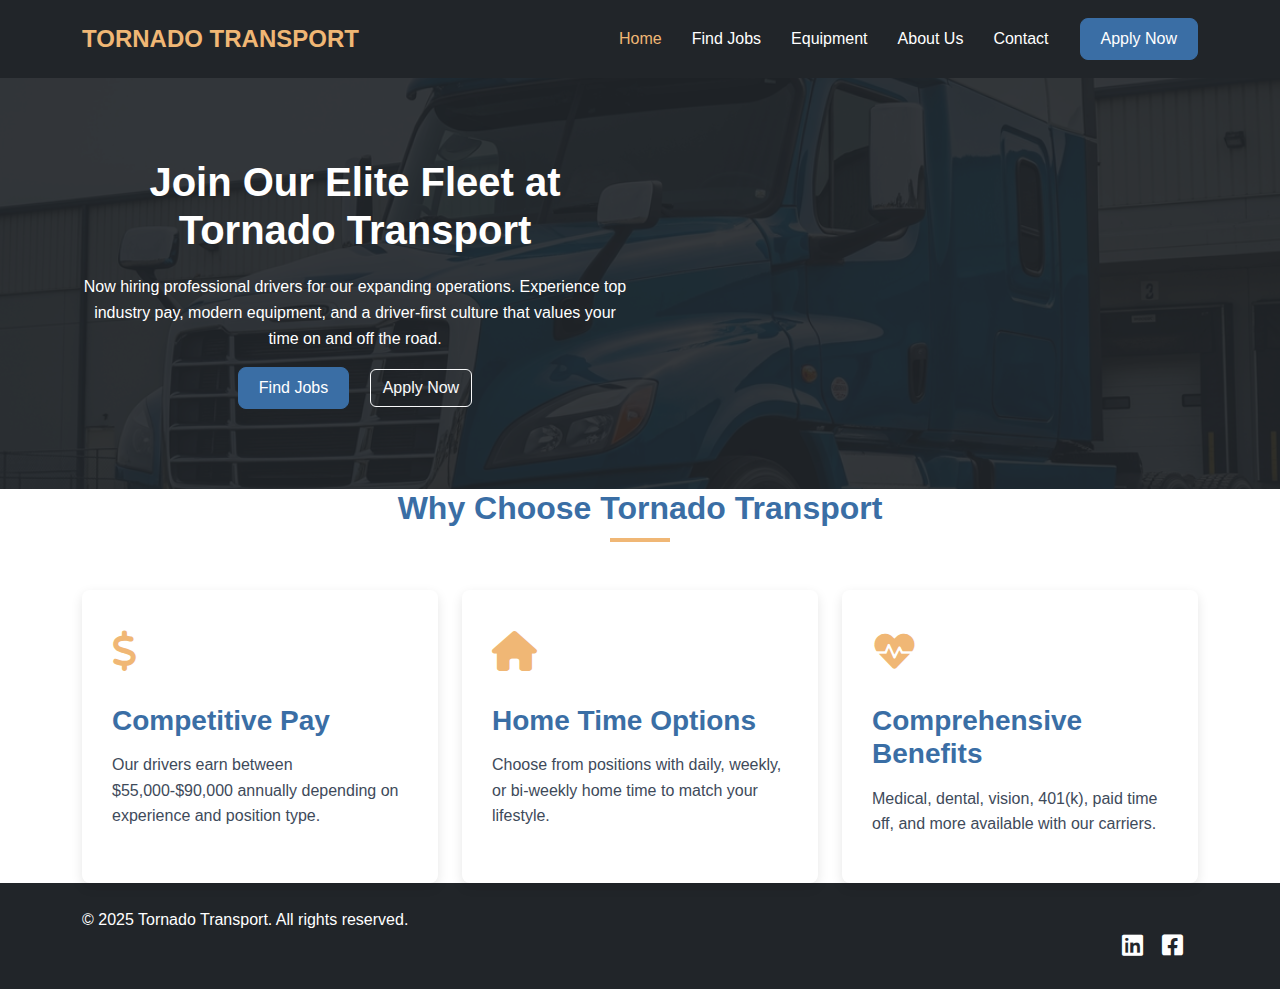
<file: index.html>
<!DOCTYPE html>
<html lang="en">
<head>
    <meta charset="UTF-8">
    <meta name="viewport" content="width=device-width, initial-scale=1.0">
    <title>Tornado Transport</title>
    <link href="https://cdn.jsdelivr.net/npm/bootstrap@5.3.0-alpha1/dist/css/bootstrap.min.css" rel="stylesheet">
    <link rel="stylesheet" href="https://cdnjs.cloudflare.com/ajax/libs/font-awesome/6.0.0/css/all.min.css">
    <link rel="stylesheet" href="css/style.css?v=3">
    <link rel="stylesheet" href="css/homepage-background.css?v=1">
</head>
<body>
    <nav class="navbar navbar-expand-lg navbar-dark">
        <div class="container">
            <a class="navbar-brand" href="index.html">TORNADO TRANSPORT</a>
            <button class="navbar-toggler" type="button" data-bs-toggle="collapse" data-bs-target="#navbarNav">
                <span class="navbar-toggler-icon"></span>
            </button>
            <div class="collapse navbar-collapse" id="navbarNav">
                <ul class="navbar-nav ms-auto">
                    <li class="nav-item">
                        <a class="nav-link active" href="index.html">Home</a>
                    </li>
                    <li class="nav-item">
                        <a class="nav-link" href="find-jobs.html">Find Jobs</a>
                    </li>
                    <li class="nav-item">
                        <a class="nav-link" href="equipment.html">Equipment</a>
                    </li>
                    <li class="nav-item">
                        <a class="nav-link" href="about.html">About Us</a>
                    </li>
                    <li class="nav-item">
                        <a class="nav-link" href="contact.html">Contact</a>
                    </li>
                </ul>
                <a href="https://intelliapp.driverapponline.com/c/truckers4hire?r=UthemesT" class="btn btn-primary ms-lg-3" target="_blank">Apply Now</a>
            </div>
        </div>
    </nav>

    <section class="hero-section">
        <div class="hero-overlay"></div>
        <div class="container">
            <div class="row">
                <div class="col-lg-6">
                    <div class="hero-content">
                        <h1>Join Our Elite Fleet at <span class="highlight">Tornado Transport</span></h1>
                        <p>Now hiring professional drivers for our expanding operations. Experience top industry pay, modern equipment, and a driver-first culture that values your time on and off the road.</p>
                        <div class="hero-buttons">
                            <a href="find-jobs.html" class="btn btn-primary me-3">Find Jobs</a>
                            <a href="https://intelliapp.driverapponline.com/c/truckers4hire?r=UthemesT" class="btn btn-outline-light" target="_blank">Apply Now</a>
                        </div>
                    </div>
                </div>
            </div>
        </div>
    </section>

    <section class="why-choose-section">
        <div class="container">
            <h2 class="section-title text-center">Why Choose Tornado Transport</h2>
            <div class="divider"></div>
            
            <div class="row mt-5">
                <div class="col-md-4">
                    <div class="feature-card">
                        <div class="icon">
                            <i class="fas fa-dollar-sign"></i>
                        </div>
                        <h3>Competitive Pay</h3>
                        <p>Our drivers earn between $55,000-$90,000 annually depending on experience and position type.</p>
                    </div>
                </div>
                <div class="col-md-4">
                    <div class="feature-card">
                        <div class="icon">
                            <i class="fas fa-home"></i>
                        </div>
                        <h3>Home Time Options</h3>
                        <p>Choose from positions with daily, weekly, or bi-weekly home time to match your lifestyle.</p>
                    </div>
                </div>
                <div class="col-md-4">
                    <div class="feature-card">
                        <div class="icon">
                            <i class="fas fa-heartbeat"></i>
                        </div>
                        <h3>Comprehensive Benefits</h3>
                        <p>Medical, dental, vision, 401(k), paid time off, and more available with our carriers.</p>
                    </div>
                </div>
            </div>
        </div>
    </section>

    <footer class="bg-dark text-white py-4">
        <div class="container">
            <div class="row">
                <div class="col-md-6">
                    <p>&copy; 2025 Tornado Transport. All rights reserved.</p>
                </div>
                <div class="col-md-6 text-md-end">
                    <div class="social-icons">
                        <a href="https://www.linkedin.com/company/tornado-transport/" target="_blank" title="LinkedIn"><i class="fab fa-linkedin"></i></a>
                        <a href="https://www.facebook.com/p/Tornado-Transport-100089185253427/" target="_blank" title="Facebook"><i class="fab fa-facebook-square"></i></a>
                    </div>
                </div>
            </div>
        </div>
    </footer>

    <script src="https://cdn.jsdelivr.net/npm/bootstrap@5.3.0-alpha1/dist/js/bootstrap.bundle.min.js"></script>
</body>
</html>
</file>
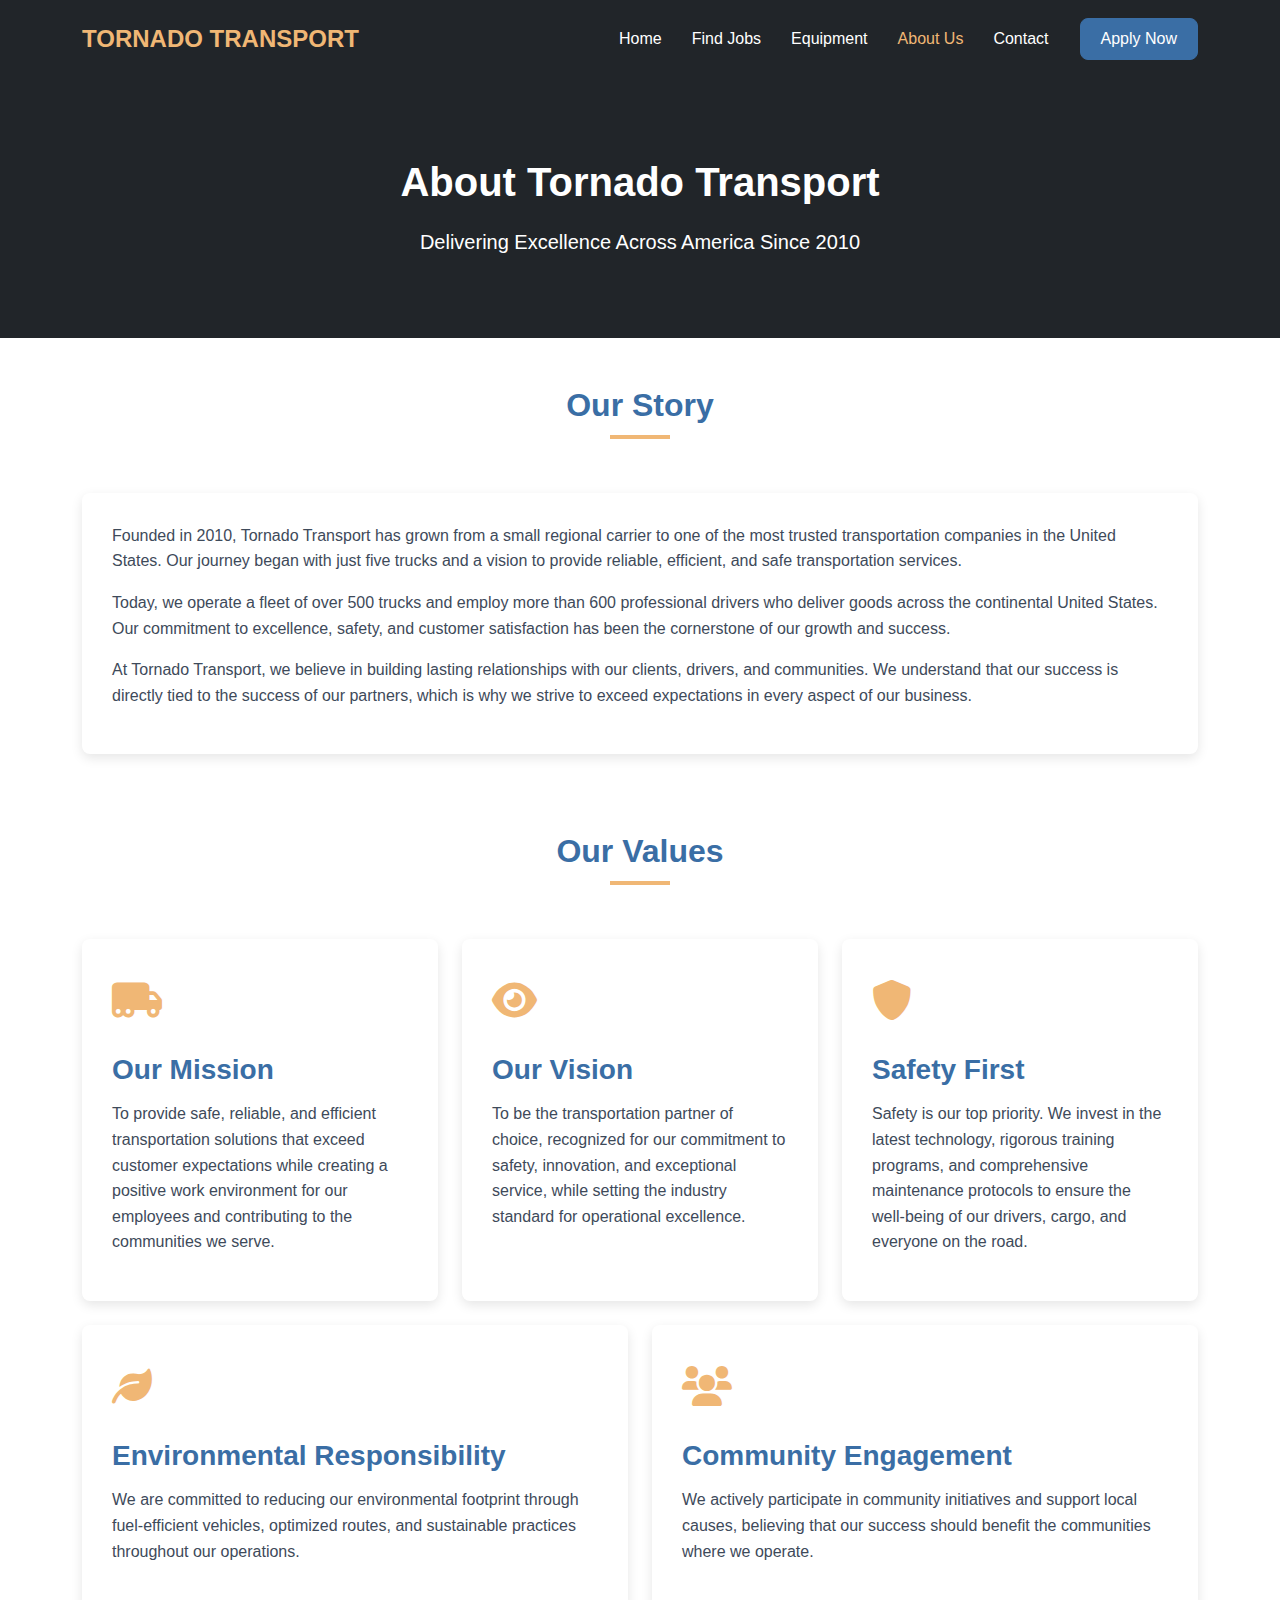
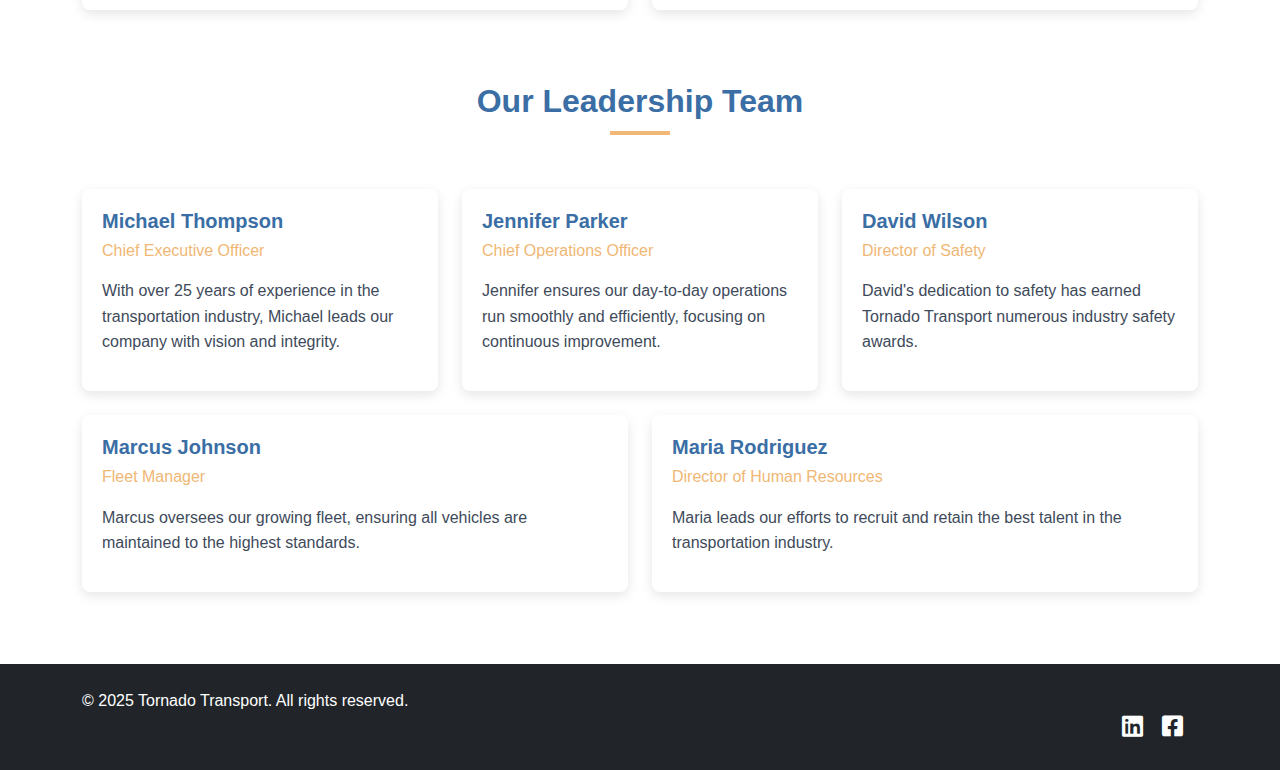
<file: about.html>
<!DOCTYPE html>
<html lang="en">
<head>
    <meta charset="UTF-8">
    <meta name="viewport" content="width=device-width, initial-scale=1.0">
    <title>Tornado Transport - About Us</title>
    <link href="https://cdn.jsdelivr.net/npm/bootstrap@5.3.0-alpha1/dist/css/bootstrap.min.css" rel="stylesheet">
    <link rel="stylesheet" href="https://cdnjs.cloudflare.com/ajax/libs/font-awesome/6.0.0/css/all.min.css">
    <link rel="stylesheet" href="css/style.css?v=4">
    <link rel="stylesheet" href="css/about-team.css?v=1">
</head>
<body>
    <nav class="navbar navbar-expand-lg navbar-dark">
        <div class="container">
            <a class="navbar-brand" href="index.html">TORNADO TRANSPORT</a>
            <button class="navbar-toggler" type="button" data-bs-toggle="collapse" data-bs-target="#navbarNav">
                <span class="navbar-toggler-icon"></span>
            </button>
            <div class="collapse navbar-collapse" id="navbarNav">
                <ul class="navbar-nav ms-auto">
                    <li class="nav-item">
                        <a class="nav-link" href="index.html">Home</a>
                    </li>
                    <li class="nav-item">
                        <a class="nav-link" href="find-jobs.html">Find Jobs</a>
                    </li>
                    <li class="nav-item">
                        <a class="nav-link" href="equipment.html">Equipment</a>
                    </li>
                    <li class="nav-item">
                        <a class="nav-link active" href="about.html">About Us</a>
                    </li>
                    <li class="nav-item">
                        <a class="nav-link" href="contact.html">Contact</a>
                    </li>
                </ul>
                <a href="https://intelliapp.driverapponline.com/c/truckers4hire?r=UthemesT" class="btn btn-primary ms-lg-3" target="_blank">Apply Now</a>
            </div>
        </div>
    </nav>

    <section class="hero-section about-hero">
        <div class="container text-center">
            <h1>About Tornado Transport</h1>
            <p class="lead">Delivering Excellence Across America Since 2010</p>
        </div>
    </section>

    <section class="container my-5">
        <div class="row mb-4">
            <div class="col-12 text-center">
                <h2 class="section-title">Our Story</h2>
                <div class="divider"></div>
            </div>
        </div>
        
        <div class="row">
            <div class="col-lg-12">
                <div class="content-card">
                    <p>Founded in 2010, Tornado Transport has grown from a small regional carrier to one of the most trusted transportation companies in the United States. Our journey began with just five trucks and a vision to provide reliable, efficient, and safe transportation services.</p>
                    <p>Today, we operate a fleet of over 500 trucks and employ more than 600 professional drivers who deliver goods across the continental United States. Our commitment to excellence, safety, and customer satisfaction has been the cornerstone of our growth and success.</p>
                    <p>At Tornado Transport, we believe in building lasting relationships with our clients, drivers, and communities. We understand that our success is directly tied to the success of our partners, which is why we strive to exceed expectations in every aspect of our business.</p>
                </div>
            </div>
        </div>
    </section>

    <section class="container my-5">
        <div class="row mb-4">
            <div class="col-12 text-center">
                <h2 class="section-title">Our Values</h2>
                <div class="divider"></div>
            </div>
        </div>
        
        <div class="row">
            <div class="col-md-4 mb-4">
                <div class="feature-card">
                    <div class="icon">
                        <i class="fas fa-truck-moving"></i>
                    </div>
                    <h3>Our Mission</h3>
                    <p>To provide safe, reliable, and efficient transportation solutions that exceed customer expectations while creating a positive work environment for our employees and contributing to the communities we serve.</p>
                </div>
            </div>
            
            <div class="col-md-4 mb-4">
                <div class="feature-card">
                    <div class="icon">
                        <i class="fas fa-eye"></i>
                    </div>
                    <h3>Our Vision</h3>
                    <p>To be the transportation partner of choice, recognized for our commitment to safety, innovation, and exceptional service, while setting the industry standard for operational excellence.</p>
                </div>
            </div>
            
            <div class="col-md-4 mb-4">
                <div class="feature-card">
                    <div class="icon">
                        <i class="fas fa-shield-alt"></i>
                    </div>
                    <h3>Safety First</h3>
                    <p>Safety is our top priority. We invest in the latest technology, rigorous training programs, and comprehensive maintenance protocols to ensure the well-being of our drivers, cargo, and everyone on the road.</p>
                </div>
            </div>
            
            <div class="col-md-6 mb-4">
                <div class="feature-card">
                    <div class="icon">
                        <i class="fas fa-leaf"></i>
                    </div>
                    <h3>Environmental Responsibility</h3>
                    <p>We are committed to reducing our environmental footprint through fuel-efficient vehicles, optimized routes, and sustainable practices throughout our operations.</p>
                </div>
            </div>
            
            <div class="col-md-6 mb-4">
                <div class="feature-card">
                    <div class="icon">
                        <i class="fas fa-users"></i>
                    </div>
                    <h3>Community Engagement</h3>
                    <p>We actively participate in community initiatives and support local causes, believing that our success should benefit the communities where we operate.</p>
                </div>
            </div>
        </div>
    </section>

    <section class="container my-5">
        <div class="row mb-4">
            <div class="col-12 text-center">
                <h2 class="section-title">Our Leadership Team</h2>
                <div class="divider"></div>
            </div>
        </div>
        
        <div class="row">
            <div class="col-md-4 mb-4">
                <div class="team-card">
                    <img src="images/team/processed/michael_thompson.jpg" alt="CEO" class="img-fluid rounded">
                    <div class="team-card-body">
                        <h3>Michael Thompson</h3>
                        <p class="position">Chief Executive Officer</p>
                        <p>With over 25 years of experience in the transportation industry, Michael leads our company with vision and integrity.</p>
                    </div>
                </div>
            </div>
            
            <div class="col-md-4 mb-4">
                <div class="team-card">
                    <img src="images/team/processed/jennifer_parker_correct.jpg" alt="COO" class="img-fluid rounded">
                    <div class="team-card-body">
                        <h3>Jennifer Parker</h3>
                        <p class="position">Chief Operations Officer</p>
                        <p>Jennifer ensures our day-to-day operations run smoothly and efficiently, focusing on continuous improvement.</p>
                    </div>
                </div>
            </div>
            
            <div class="col-md-4 mb-4">
                <div class="team-card">
                    <img src="images/team/processed/david_wilson.jpg" alt="Safety Director" class="img-fluid rounded">
                    <div class="team-card-body">
                        <h3>David Wilson</h3>
                        <p class="position">Director of Safety</p>
                        <p>David's dedication to safety has earned Tornado Transport numerous industry safety awards.</p>
                    </div>
                </div>
            </div>
            
            <div class="col-md-6 mb-4">
                <div class="team-card">
                    <img src="images/team/processed/marcus_johnson.jpg" alt="Fleet Manager" class="img-fluid rounded">
                    <div class="team-card-body">
                        <h3>Marcus Johnson</h3>
                        <p class="position">Fleet Manager</p>
                        <p>Marcus oversees our growing fleet, ensuring all vehicles are maintained to the highest standards.</p>
                    </div>
                </div>
            </div>
            
            <div class="col-md-6 mb-4">
                <div class="team-card">
                    <img src="images/team/processed/maria_rodriguez.jpg" alt="HR Director" class="img-fluid rounded">
                    <div class="team-card-body">
                        <h3>Maria Rodriguez</h3>
                        <p class="position">Director of Human Resources</p>
                        <p>Maria leads our efforts to recruit and retain the best talent in the transportation industry.</p>
                    </div>
                </div>
            </div>
        </div>
    </section>

    <footer class="bg-dark text-white py-4">
        <div class="container">
            <div class="row">
                <div class="col-md-6">
                    <p>&copy; 2025 Tornado Transport. All rights reserved.</p>
                </div>
                <div class="col-md-6 text-md-end">
                    <div class="social-icons">
                        <a href="https://www.linkedin.com/company/tornado-transport/" target="_blank" title="LinkedIn"><i class="fab fa-linkedin"></i></a>
                        <a href="https://www.facebook.com/p/Tornado-Transport-100089185253427/" target="_blank" title="Facebook"><i class="fab fa-facebook-square"></i></a>
                    </div>
                </div>
            </div>
        </div>
    </footer>

    <script src="https://cdn.jsdelivr.net/npm/bootstrap@5.3.0-alpha1/dist/js/bootstrap.bundle.min.js"></script>
</body>
</html>
</file>
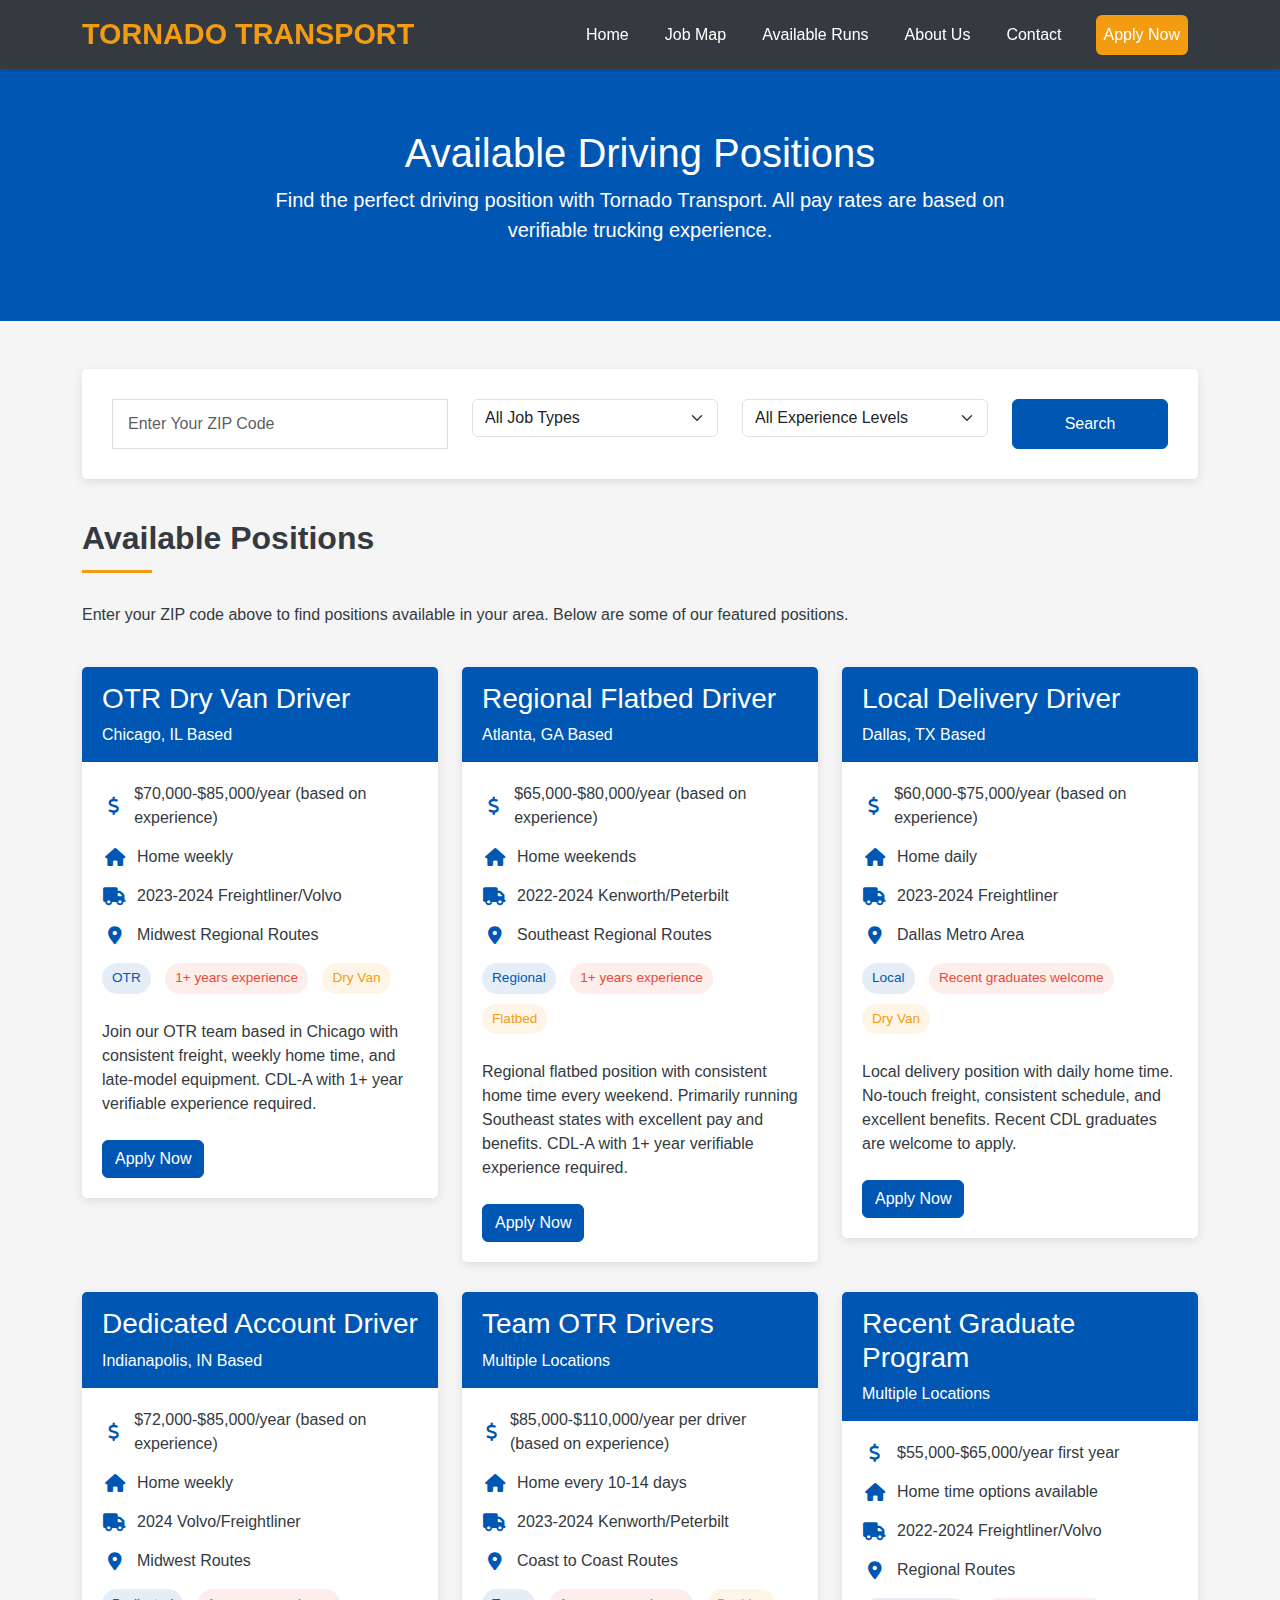
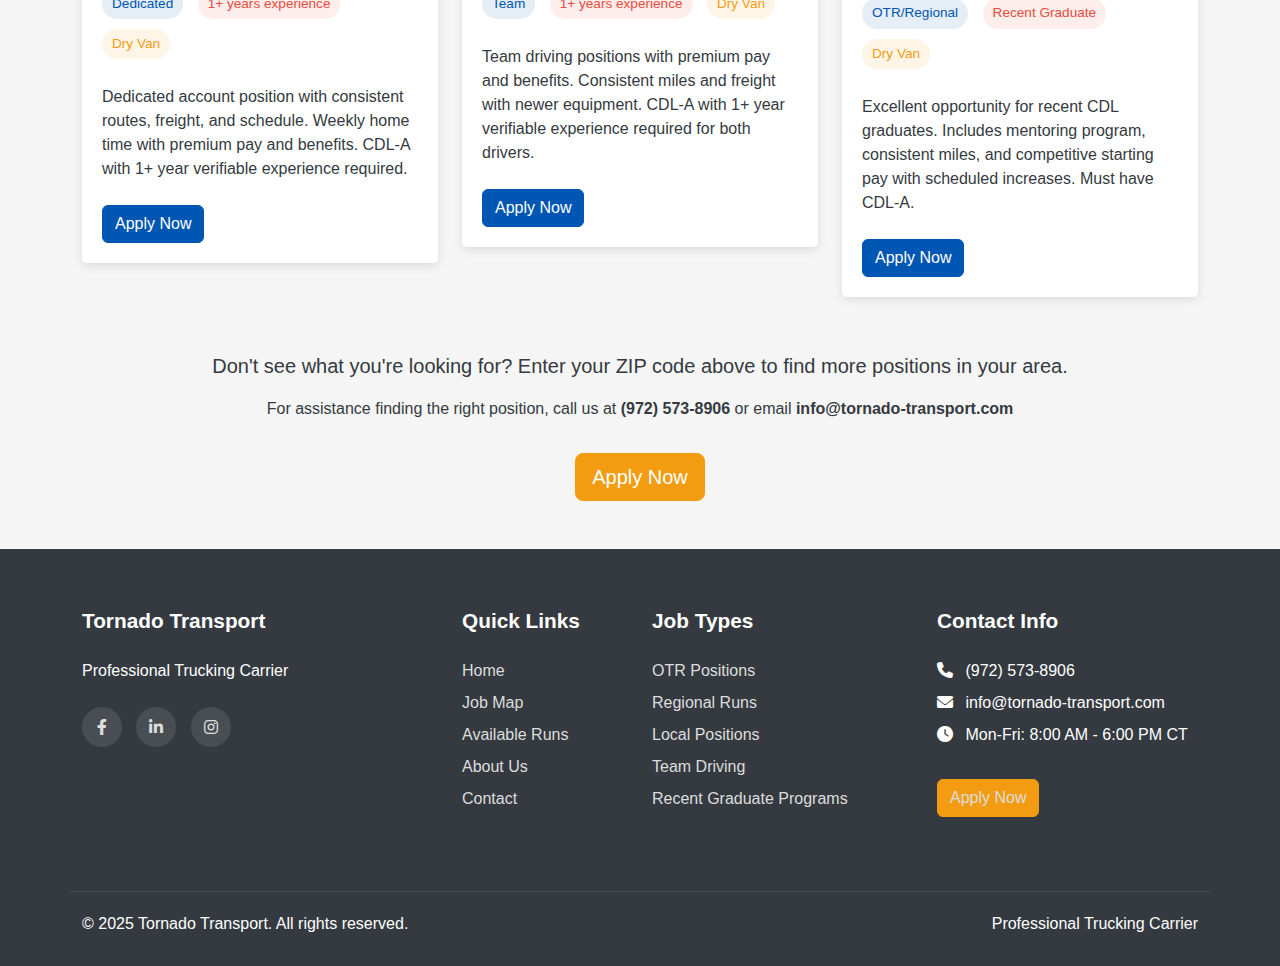
<file: available-runs.html>
<!DOCTYPE html>
<html lang="en">
<head>
    <meta charset="UTF-8">
    <meta name="viewport" content="width=device-width, initial-scale=1.0">
    <title>Tornado Transport - Available Runs</title>
    <link href="https://cdn.jsdelivr.net/npm/bootstrap@5.3.0-alpha1/dist/css/bootstrap.min.css" rel="stylesheet">
    <link rel="stylesheet" href="https://cdnjs.cloudflare.com/ajax/libs/font-awesome/6.0.0-beta3/css/all.min.css">
    <style>
        :root {
            --primary: #0056b3;
            --secondary: #e74c3c;
            --accent: #f39c12;
            --light: #f8f9fa;
            --dark: #343a40;
        }
        
        body {
            font-family: 'Segoe UI', Tahoma, Geneva, Verdana, sans-serif;
            color: var(--dark);
            background-color: #f5f5f5;
        }
        
        .navbar {
            background-color: var(--dark);
            box-shadow: 0 2px 4px rgba(0, 0, 0, 0.1);
        }
        
        .navbar-brand {
            font-size: 1.8rem;
            font-weight: 700;
            color: var(--accent) !important;
        }
        
        .nav-link {
            font-weight: 500;
            color: white !important;
            margin: 0 10px;
            transition: color 0.3s;
        }
        
        .nav-link:hover {
            color: var(--accent) !important;
        }
        
        .btn-primary {
            background-color: var(--primary);
            border-color: var(--primary);
        }
        
        .btn-primary:hover {
            background-color: #004494;
            border-color: #004494;
        }
        
        .btn-secondary {
            background-color: var(--secondary);
            border-color: var(--secondary);
        }
        
        .btn-secondary:hover {
            background-color: #c0392b;
            border-color: #c0392b;
        }
        
        .btn-accent {
            background-color: var(--accent);
            border-color: var(--accent);
            color: white;
        }
        
        .btn-accent:hover {
            background-color: #e67e22;
            border-color: #e67e22;
            color: white;
        }
        
        .hero-section {
            background-color: var(--primary);
            color: white;
            padding: 60px 0;
            position: relative;
        }
        
        .section-heading {
            position: relative;
            padding-bottom: 15px;
            margin-bottom: 30px;
            font-weight: 700;
        }
        
        .section-heading:after {
            content: '';
            position: absolute;
            bottom: 0;
            left: 0;
            width: 70px;
            height: 3px;
            background-color: var(--accent);
        }
        
        .job-card {
            background-color: white;
            border-radius: 5px;
            overflow: hidden;
            box-shadow: 0 3px 10px rgba(0, 0, 0, 0.1);
            transition: transform 0.3s, box-shadow 0.3s;
            margin-bottom: 30px;
        }
        
        .job-card:hover {
            transform: translateY(-5px);
            box-shadow: 0 5px 15px rgba(0, 0, 0, 0.15);
        }
        
        .job-card-header {
            background-color: var(--primary);
            color: white;
            padding: 15px 20px;
        }
        
        .job-card-body {
            padding: 20px;
        }
        
        .job-feature {
            display: flex;
            align-items: center;
            margin-bottom: 15px;
        }
        
        .job-feature i {
            color: var(--primary);
            font-size: 18px;
            margin-right: 10px;
            width: 25px;
            text-align: center;
        }
        
        .job-tag {
            display: inline-block;
            background-color: rgba(0, 86, 179, 0.1);
            color: var(--primary);
            padding: 5px 10px;
            border-radius: 20px;
            font-size: 0.85rem;
            margin-right: 10px;
            margin-bottom: 10px;
        }
        
        .job-tag.experience {
            background-color: rgba(231, 76, 60, 0.1);
            color: var(--secondary);
        }
        
        .job-tag.equipment {
            background-color: rgba(243, 156, 18, 0.1);
            color: var(--accent);
        }
        
        .footer {
            background-color: var(--dark);
            color: white;
            padding: 60px 0 30px;
        }
        
        .footer-heading {
            color: white;
            font-size: 1.3rem;
            margin-bottom: 25px;
            font-weight: 600;
        }
        
        .footer a {
            color: #ddd;
            text-decoration: none;
            transition: color 0.3s;
        }
        
        .footer a:hover {
            color: var(--accent);
        }
        
        .footer-bottom {
            border-top: 1px solid rgba(255, 255, 255, 0.1);
            padding-top: 20px;
            margin-top: 40px;
        }
        
        .social-icon {
            display: inline-flex;
            align-items: center;
            justify-content: center;
            width: 40px;
            height: 40px;
            border-radius: 50%;
            background-color: rgba(255, 255, 255, 0.1);
            color: white;
            margin-right: 10px;
            transition: all 0.3s;
        }
        
        .social-icon:hover {
            background-color: var(--accent);
            color: white;
        }
        
        .search-box {
            background-color: white;
            padding: 30px;
            border-radius: 5px;
            box-shadow: 0 3px 10px rgba(0, 0, 0, 0.1);
            margin-bottom: 40px;
        }
        
        .search-box .form-control {
            border-radius: 0;
            border: 1px solid #ddd;
            padding: 12px 15px;
        }
        
        .search-box .form-control:focus {
            box-shadow: none;
            border-color: var(--primary);
        }
        
        .search-box .btn {
            padding: 12px 20px;
        }
    </style>
</head>
<body>
    <!-- Navigation -->
    <nav class="navbar navbar-expand-lg navbar-dark sticky-top">
        <div class="container">
            <a class="navbar-brand" href="index.html">TORNADO TRANSPORT</a>
            <button class="navbar-toggler" type="button" data-bs-toggle="collapse" data-bs-target="#navbarNav" aria-controls="navbarNav" aria-expanded="false" aria-label="Toggle navigation">
                <span class="navbar-toggler-icon"></span>
            </button>
            <div class="collapse navbar-collapse" id="navbarNav">
                <ul class="navbar-nav ms-auto">
                    <li class="nav-item">
                        <a class="nav-link" href="index.html">Home</a>
                    </li>
                    <li class="nav-item">
                        <a class="nav-link" href="job-map.html">Job Map</a>
                    </li>
                    <li class="nav-item">
                        <a class="nav-link active" href="available-runs.html">Available Runs</a>
                    </li>
                    <li class="nav-item">
                        <a class="nav-link" href="about.html">About Us</a>
                    </li>
                    <li class="nav-item">
                        <a class="nav-link" href="contact.html">Contact</a>
                    </li>
                    <li class="nav-item">
                        <a class="nav-link btn btn-accent ms-lg-3" href="https://intelliapp.driverapponline.com/c/tornadotransport">Apply Now</a>
                    </li>
                </ul>
            </div>
        </div>
    </nav>

    <!-- Hero Section -->
    <section class="hero-section">
        <div class="container">
            <div class="row">
                <div class="col-lg-8 mx-auto text-center">
                    <h1>Available Driving Positions</h1>
                    <p class="lead">Find the perfect driving position with Tornado Transport. All pay rates are based on verifiable trucking experience.</p>
                </div>
            </div>
        </div>
    </section>

    <!-- Search Section -->
    <section class="py-5">
        <div class="container">
            <div class="search-box">
                <form id="zipCodeSearchForm">
                    <div class="row">
                        <div class="col-md-4 mb-3 mb-md-0">
                            <input type="text" class="form-control" id="zipCodeInput" placeholder="Enter Your ZIP Code" required>
                        </div>
                        <div class="col-md-3 mb-3 mb-md-0">
                            <select class="form-select" id="jobTypeSelect">
                                <option value="all">All Job Types</option>
                                <option value="otr">OTR</option>
                                <option value="regional">Regional</option>
                                <option value="local">Local</option>
                            </select>
                        </div>
                        <div class="col-md-3 mb-3 mb-md-0">
                            <select class="form-select" id="experienceSelect">
                                <option value="all">All Experience Levels</option>
                                <option value="experienced">Experienced (1+ years)</option>
                                <option value="recent">Recent Graduate</option>
                            </select>
                        </div>
                        <div class="col-md-2">
                            <button type="submit" class="btn btn-primary w-100">Search</button>
                        </div>
                    </div>
                </form>
            </div>
            
            <div class="row" id="searchResults">
                <div class="col-12 mb-4">
                    <h2 class="section-heading">Available Positions</h2>
                    <p>Enter your ZIP code above to find positions available in your area. Below are some of our featured positions.</p>
                </div>
                
                <!-- OTR Position -->
                <div class="col-lg-4 col-md-6">
                    <div class="job-card">
                        <div class="job-card-header">
                            <h3>OTR Dry Van Driver</h3>
                            <p class="mb-0">Chicago, IL Based</p>
                        </div>
                        <div class="job-card-body">
                            <div class="job-feature">
                                <i class="fas fa-dollar-sign"></i>
                                <span>$70,000-$85,000/year (based on experience)</span>
                            </div>
                            <div class="job-feature">
                                <i class="fas fa-home"></i>
                                <span>Home weekly</span>
                            </div>
                            <div class="job-feature">
                                <i class="fas fa-truck"></i>
                                <span>2023-2024 Freightliner/Volvo</span>
                            </div>
                            <div class="job-feature">
                                <i class="fas fa-map-marker-alt"></i>
                                <span>Midwest Regional Routes</span>
                            </div>
                            
                            <div class="mt-3 mb-3">
                                <span class="job-tag">OTR</span>
                                <span class="job-tag experience">1+ years experience</span>
                                <span class="job-tag equipment">Dry Van</span>
                            </div>
                            
                            <p>Join our OTR team based in Chicago with consistent freight, weekly home time, and late-model equipment. CDL-A with 1+ year verifiable experience required.</p>
                            
                            <a href="https://intelliapp.driverapponline.com/c/tornadotransport" class="btn btn-primary mt-2">Apply Now</a>
                        </div>
                    </div>
                </div>
                
                <!-- Regional Position -->
                <div class="col-lg-4 col-md-6">
                    <div class="job-card">
                        <div class="job-card-header">
                            <h3>Regional Flatbed Driver</h3>
                            <p class="mb-0">Atlanta, GA Based</p>
                        </div>
                        <div class="job-card-body">
                            <div class="job-feature">
                                <i class="fas fa-dollar-sign"></i>
                                <span>$65,000-$80,000/year (based on experience)</span>
                            </div>
                            <div class="job-feature">
                                <i class="fas fa-home"></i>
                                <span>Home weekends</span>
                            </div>
                            <div class="job-feature">
                                <i class="fas fa-truck"></i>
                                <span>2022-2024 Kenworth/Peterbilt</span>
                            </div>
                            <div class="job-feature">
                                <i class="fas fa-map-marker-alt"></i>
                                <span>Southeast Regional Routes</span>
                            </div>
                            
                            <div class="mt-3 mb-3">
                                <span class="job-tag">Regional</span>
                                <span class="job-tag experience">1+ years experience</span>
                                <span class="job-tag equipment">Flatbed</span>
                            </div>
                            
                            <p>Regional flatbed position with consistent home time every weekend. Primarily running Southeast states with excellent pay and benefits. CDL-A with 1+ year verifiable experience required.</p>
                            
                            <a href="https://intelliapp.driverapponline.com/c/tornadotransport" class="btn btn-primary mt-2">Apply Now</a>
                        </div>
                    </div>
                </div>
                
                <!-- Local Position -->
                <div class="col-lg-4 col-md-6">
                    <div class="job-card">
                        <div class="job-card-header">
                            <h3>Local Delivery Driver</h3>
                            <p class="mb-0">Dallas, TX Based</p>
                        </div>
                        <div class="job-card-body">
                            <div class="job-feature">
                                <i class="fas fa-dollar-sign"></i>
                                <span>$60,000-$75,000/year (based on experience)</span>
                            </div>
                            <div class="job-feature">
                                <i class="fas fa-home"></i>
                                <span>Home daily</span>
                            </div>
                            <div class="job-feature">
                                <i class="fas fa-truck"></i>
                                <span>2023-2024 Freightliner</span>
                            </div>
                            <div class="job-feature">
                                <i class="fas fa-map-marker-alt"></i>
                                <span>Dallas Metro Area</span>
                            </div>
                            
                            <div class="mt-3 mb-3">
                                <span class="job-tag">Local</span>
                                <span class="job-tag experience">Recent graduates welcome</span>
                                <span class="job-tag equipment">Dry Van</span>
                            </div>
                            
                            <p>Local delivery position with daily home time. No-touch freight, consistent schedule, and excellent benefits. Recent CDL graduates are welcome to apply.</p>
                            
                            <a href="https://intelliapp.driverapponline.com/c/tornadotransport" class="btn btn-primary mt-2">Apply Now</a>
                        </div>
                    </div>
                </div>
                
                <!-- Dedicated Position -->
                <div class="col-lg-4 col-md-6">
                    <div class="job-card">
                        <div class="job-card-header">
                            <h3>Dedicated Account Driver</h3>
                            <p class="mb-0">Indianapolis, IN Based</p>
                        </div>
                        <div class="job-card-body">
                            <div class="job-feature">
                                <i class="fas fa-dollar-sign"></i>
                                <span>$72,000-$85,000/year (based on experience)</span>
                            </div>
                            <div class="job-feature">
                                <i class="fas fa-home"></i>
                                <span>Home weekly</span>
                            </div>
                            <div class="job-feature">
                                <i class="fas fa-truck"></i>
                                <span>2024 Volvo/Freightliner</span>
                            </div>
                            <div class="job-feature">
                                <i class="fas fa-map-marker-alt"></i>
                                <span>Midwest Routes</span>
                            </div>
                            
                            <div class="mt-3 mb-3">
                                <span class="job-tag">Dedicated</span>
                                <span class="job-tag experience">1+ years experience</span>
                                <span class="job-tag equipment">Dry Van</span>
                            </div>
                            
                            <p>Dedicated account position with consistent routes, freight, and schedule. Weekly home time with premium pay and benefits. CDL-A with 1+ year verifiable experience required.</p>
                            
                            <a href="https://intelliapp.driverapponline.com/c/tornadotransport" class="btn btn-primary mt-2">Apply Now</a>
                        </div>
                    </div>
                </div>
                
                <!-- Team Position -->
                <div class="col-lg-4 col-md-6">
                    <div class="job-card">
                        <div class="job-card-header">
                            <h3>Team OTR Drivers</h3>
                            <p class="mb-0">Multiple Locations</p>
                        </div>
                        <div class="job-card-body">
                            <div class="job-feature">
                                <i class="fas fa-dollar-sign"></i>
                                <span>$85,000-$110,000/year per driver (based on experience)</span>
                            </div>
                            <div class="job-feature">
                                <i class="fas fa-home"></i>
                                <span>Home every 10-14 days</span>
                            </div>
                            <div class="job-feature">
                                <i class="fas fa-truck"></i>
                                <span>2023-2024 Kenworth/Peterbilt</span>
                            </div>
                            <div class="job-feature">
                                <i class="fas fa-map-marker-alt"></i>
                                <span>Coast to Coast Routes</span>
                            </div>
                            
                            <div class="mt-3 mb-3">
                                <span class="job-tag">Team</span>
                                <span class="job-tag experience">1+ years experience</span>
                                <span class="job-tag equipment">Dry Van</span>
                            </div>
                            
                            <p>Team driving positions with premium pay and benefits. Consistent miles and freight with newer equipment. CDL-A with 1+ year verifiable experience required for both drivers.</p>
                            
                            <a href="https://intelliapp.driverapponline.com/c/tornadotransport" class="btn btn-primary mt-2">Apply Now</a>
                        </div>
                    </div>
                </div>
                
                <!-- Recent Graduate Position -->
                <div class="col-lg-4 col-md-6">
                    <div class="job-card">
                        <div class="job-card-header">
                            <h3>Recent Graduate Program</h3>
                            <p class="mb-0">Multiple Locations</p>
                        </div>
                        <div class="job-card-body">
                            <div class="job-feature">
                                <i class="fas fa-dollar-sign"></i>
                                <span>$55,000-$65,000/year first year</span>
                            </div>
                            <div class="job-feature">
                                <i class="fas fa-home"></i>
                                <span>Home time options available</span>
                            </div>
                            <div class="job-feature">
                                <i class="fas fa-truck"></i>
                                <span>2022-2024 Freightliner/Volvo</span>
                            </div>
                            <div class="job-feature">
                                <i class="fas fa-map-marker-alt"></i>
                                <span>Regional Routes</span>
                            </div>
                            
                            <div class="mt-3 mb-3">
                                <span class="job-tag">OTR/Regional</span>
                                <span class="job-tag experience">Recent Graduate</span>
                                <span class="job-tag equipment">Dry Van</span>
                            </div>
                            
                            <p>Excellent opportunity for recent CDL graduates. Includes mentoring program, consistent miles, and competitive starting pay with scheduled increases. Must have CDL-A.</p>
                            
                            <a href="https://intelliapp.driverapponline.com/c/tornadotransport" class="btn btn-primary mt-2">Apply Now</a>
                        </div>
                    </div>
                </div>
            </div>
            
            <div class="row mt-4">
                <div class="col-12 text-center">
                    <p class="lead">Don't see what you're looking for? Enter your ZIP code above to find more positions in your area.</p>
                    <p>For assistance finding the right position, call us at <strong>(972) 573-8906</strong> or email <strong>info@tornado-transport.com</strong></p>
                    <a href="https://intelliapp.driverapponline.com/c/tornadotransport" class="btn btn-accent btn-lg mt-3">Apply Now</a>
                </div>
            </div>
        </div>
    </section>

    <!-- Footer -->
    <footer class="footer">
        <div class="container">
            <div class="row">
                <div class="col-lg-4 col-md-6 mb-4">
                    <h4 class="footer-heading">Tornado Transport</h4>
                    <p>Professional Trucking Carrier</p>
                    <div class="mt-4">
                        <a href="https://www.facebook.com/" target="_blank" class="social-icon"><i class="fab fa-facebook-f"></i></a>
                        <a href="https://www.linkedin.com/" target="_blank" class="social-icon"><i class="fab fa-linkedin-in"></i></a>
                        <a href="https://www.instagram.com/" target="_blank" class="social-icon"><i class="fab fa-instagram"></i></a>
                    </div>
                </div>
                
                <div class="col-lg-2 col-md-6 mb-4">
                    <h4 class="footer-heading">Quick Links</h4>
                    <ul class="list-unstyled">
                        <li class="mb-2"><a href="index.html">Home</a></li>
                        <li class="mb-2"><a href="job-map.html">Job Map</a></li>
                        <li class="mb-2"><a href="available-runs.html">Available Runs</a></li>
                        <li class="mb-2"><a href="about.html">About Us</a></li>
                        <li class="mb-2"><a href="contact.html">Contact</a></li>
                    </ul>
                </div>
                
                <div class="col-lg-3 col-md-6 mb-4">
                    <h4 class="footer-heading">Job Types</h4>
                    <ul class="list-unstyled">
                        <li class="mb-2"><a href="job-map.html">OTR Positions</a></li>
                        <li class="mb-2"><a href="job-map.html">Regional Runs</a></li>
                        <li class="mb-2"><a href="job-map.html">Local Positions</a></li>
                        <li class="mb-2"><a href="job-map.html">Team Driving</a></li>
                        <li class="mb-2"><a href="job-map.html">Recent Graduate Programs</a></li>
                    </ul>
                </div>
                
                <div class="col-lg-3 col-md-6 mb-4">
                    <h4 class="footer-heading">Contact Info</h4>
                    <ul class="list-unstyled">
                        <li class="mb-2"><i class="fas fa-phone me-2"></i> (972) 573-8906</li>
                        <li class="mb-2"><i class="fas fa-envelope me-2"></i> info@tornado-transport.com</li>
                        <li class="mb-2"><i class="fas fa-clock me-2"></i> Mon-Fri: 8:00 AM - 6:00 PM CT</li>
                    </ul>
                    <a href="https://intelliapp.driverapponline.com/c/tornadotransport" class="btn btn-accent mt-3">Apply Now</a>
                </div>
            </div>
            
            <div class="row footer-bottom">
                <div class="col-md-6">
                    <p class="mb-0">&copy; 2025 Tornado Transport. All rights reserved.</p>
                </div>
                <div class="col-md-6 text-md-end">
                    <p class="mb-0">Professional Trucking Carrier</p>
                </div>
            </div>
        </div>
    </footer>

    <script src="https://cdn.jsdelivr.net/npm/bootstrap@5.3.0-alpha1/dist/js/bootstrap.bundle.min.js"></script>
    <script>
        // ZIP Code Search Functionality
        document.getElementById('zipCodeSearchForm').addEventListener('submit', function(e) {
            e.preventDefault();
            
            const zipCode = document.getElementById('zipCodeInput').value;
            const jobType = document.getElementById('jobTypeSelect').value;
            const experience = document.getElementById('experienceSelect').value;
            
            // In a real implementation, this would call an API to get jobs based on ZIP code
            // For now, we'll just show an alert
            alert(`Searching for ${jobType} jobs near ZIP code ${zipCode} for ${experience} drivers. In the full implementation, this would show jobs available in your running area.`);
        });
    </script>
</body>
</html>
</file>
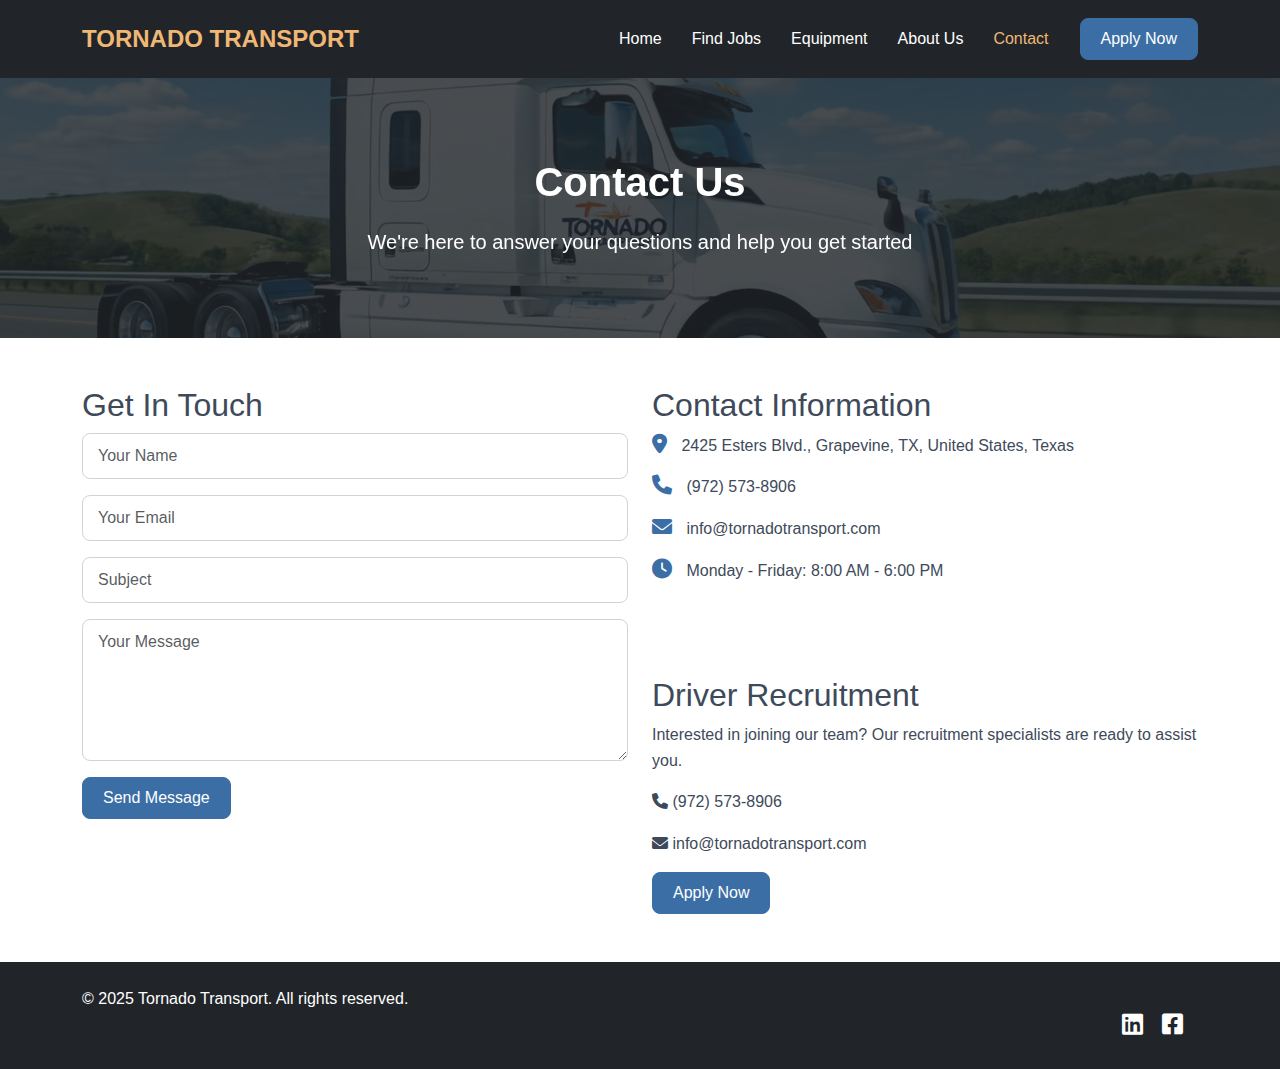
<file: contact.html>
<!DOCTYPE html>
<html lang="en">
<head>
    <meta charset="UTF-8">
    <meta name="viewport" content="width=device-width, initial-scale=1.0">
    <title>Tornado Transport - Contact Us</title>
    <link href="https://cdn.jsdelivr.net/npm/bootstrap@5.3.0-alpha1/dist/css/bootstrap.min.css" rel="stylesheet">
    <link rel="stylesheet" href="https://cdnjs.cloudflare.com/ajax/libs/font-awesome/6.0.0/css/all.min.css">
    <link rel="stylesheet" href="css/style.css?v=3">
    <link rel="stylesheet" href="css/video-background.css">
</head>
<body>
    <nav class="navbar navbar-expand-lg navbar-dark">
        <div class="container">
            <a class="navbar-brand" href="index.html">TORNADO TRANSPORT</a>
            <button class="navbar-toggler" type="button" data-bs-toggle="collapse" data-bs-target="#navbarNav">
                <span class="navbar-toggler-icon"></span>
            </button>
            <div class="collapse navbar-collapse" id="navbarNav">
                <ul class="navbar-nav ms-auto">
                    <li class="nav-item">
                        <a class="nav-link" href="index.html">Home</a>
                    </li>
                    <li class="nav-item">
                        <a class="nav-link" href="find-jobs.html">Find Jobs</a>
                    </li>
                    <li class="nav-item">
                        <a class="nav-link" href="equipment.html">Equipment</a>
                    </li>
                    <li class="nav-item">
                        <a class="nav-link" href="about.html">About Us</a>
                    </li>
                    <li class="nav-item">
                        <a class="nav-link active" href="contact.html">Contact</a>
                    </li>
                </ul>
                <a href="https://intelliapp.driverapponline.com/c/truckers4hire?r=UthemesT" class="btn btn-primary ms-lg-3" target="_blank">Apply Now</a>
            </div>
        </div>
    </nav>

    <section class="hero-section contact-hero video-background">
        <video autoplay muted loop playsinline>
            <source src="videos/processed_new/contact_video_new.mp4" type="video/mp4">
        </video>
        <div class="video-overlay"></div>
        <div class="container text-center">
            <h1>Contact Us</h1>
            <p class="lead">We're here to answer your questions and help you get started</p>
        </div>
    </section>

    <section class="container my-5">
        <div class="row">
            <div class="col-lg-6">
                <div class="contact-card">
                    <h2>Get In Touch</h2>
                    <form class="contact-form">
                        <div class="mb-3">
                            <input type="text" class="form-control" placeholder="Your Name">
                        </div>
                        <div class="mb-3">
                            <input type="email" class="form-control" placeholder="Your Email">
                        </div>
                        <div class="mb-3">
                            <input type="text" class="form-control" placeholder="Subject">
                        </div>
                        <div class="mb-3">
                            <textarea class="form-control" rows="5" placeholder="Your Message"></textarea>
                        </div>
                        <button type="submit" class="btn btn-primary">Send Message</button>
                    </form>
                </div>
            </div>
            <div class="col-lg-6">
                <div class="contact-card">
                    <h2>Contact Information</h2>
                    <div class="contact-info">
                        <p><i class="fas fa-map-marker-alt"></i> 2425 Esters Blvd., Grapevine, TX, United States, Texas</p>
                        <p><i class="fas fa-phone"></i> (972) 573-8906</p>
                        <p><i class="fas fa-envelope"></i> info@tornadotransport.com</p>
                        <p><i class="fas fa-clock"></i> Monday - Friday: 8:00 AM - 6:00 PM</p>
                    </div>
                    <div class="social-icons mt-4">
                        <a href="https://www.linkedin.com/company/tornado-transport/" target="_blank" title="LinkedIn"><i class="fab fa-linkedin"></i></a>
                        <a href="https://www.facebook.com/p/Tornado-Transport-100089185253427/" target="_blank" title="Facebook"><i class="fab fa-facebook-square"></i></a>
                    </div>
                </div>
                <div class="contact-card mt-4">
                    <h2>Driver Recruitment</h2>
                    <p>Interested in joining our team? Our recruitment specialists are ready to assist you.</p>
                    <p><i class="fas fa-phone"></i> (972) 573-8906</p>
                    <p><i class="fas fa-envelope"></i> info@tornadotransport.com</p>
                    <a href="https://intelliapp.driverapponline.com/c/truckers4hire?r=UthemesT" class="btn btn-primary" target="_blank">Apply Now</a>
                </div>
            </div>
        </div>
    </section>

    <footer class="bg-dark text-white py-4">
        <div class="container">
            <div class="row">
                <div class="col-md-6">
                    <p>&copy; 2025 Tornado Transport. All rights reserved.</p>
                </div>
                <div class="col-md-6 text-md-end">
                    <div class="social-icons">
                        <a href="https://www.linkedin.com/company/tornado-transport/" target="_blank" title="LinkedIn"><i class="fab fa-linkedin"></i></a>
                        <a href="https://www.facebook.com/p/Tornado-Transport-100089185253427/" target="_blank" title="Facebook"><i class="fab fa-facebook-square"></i></a>
                    </div>
                </div>
            </div>
        </div>
    </footer>

    <script src="https://cdn.jsdelivr.net/npm/bootstrap@5.3.0-alpha1/dist/js/bootstrap.bundle.min.js"></script>
</body>
</html>
</file>
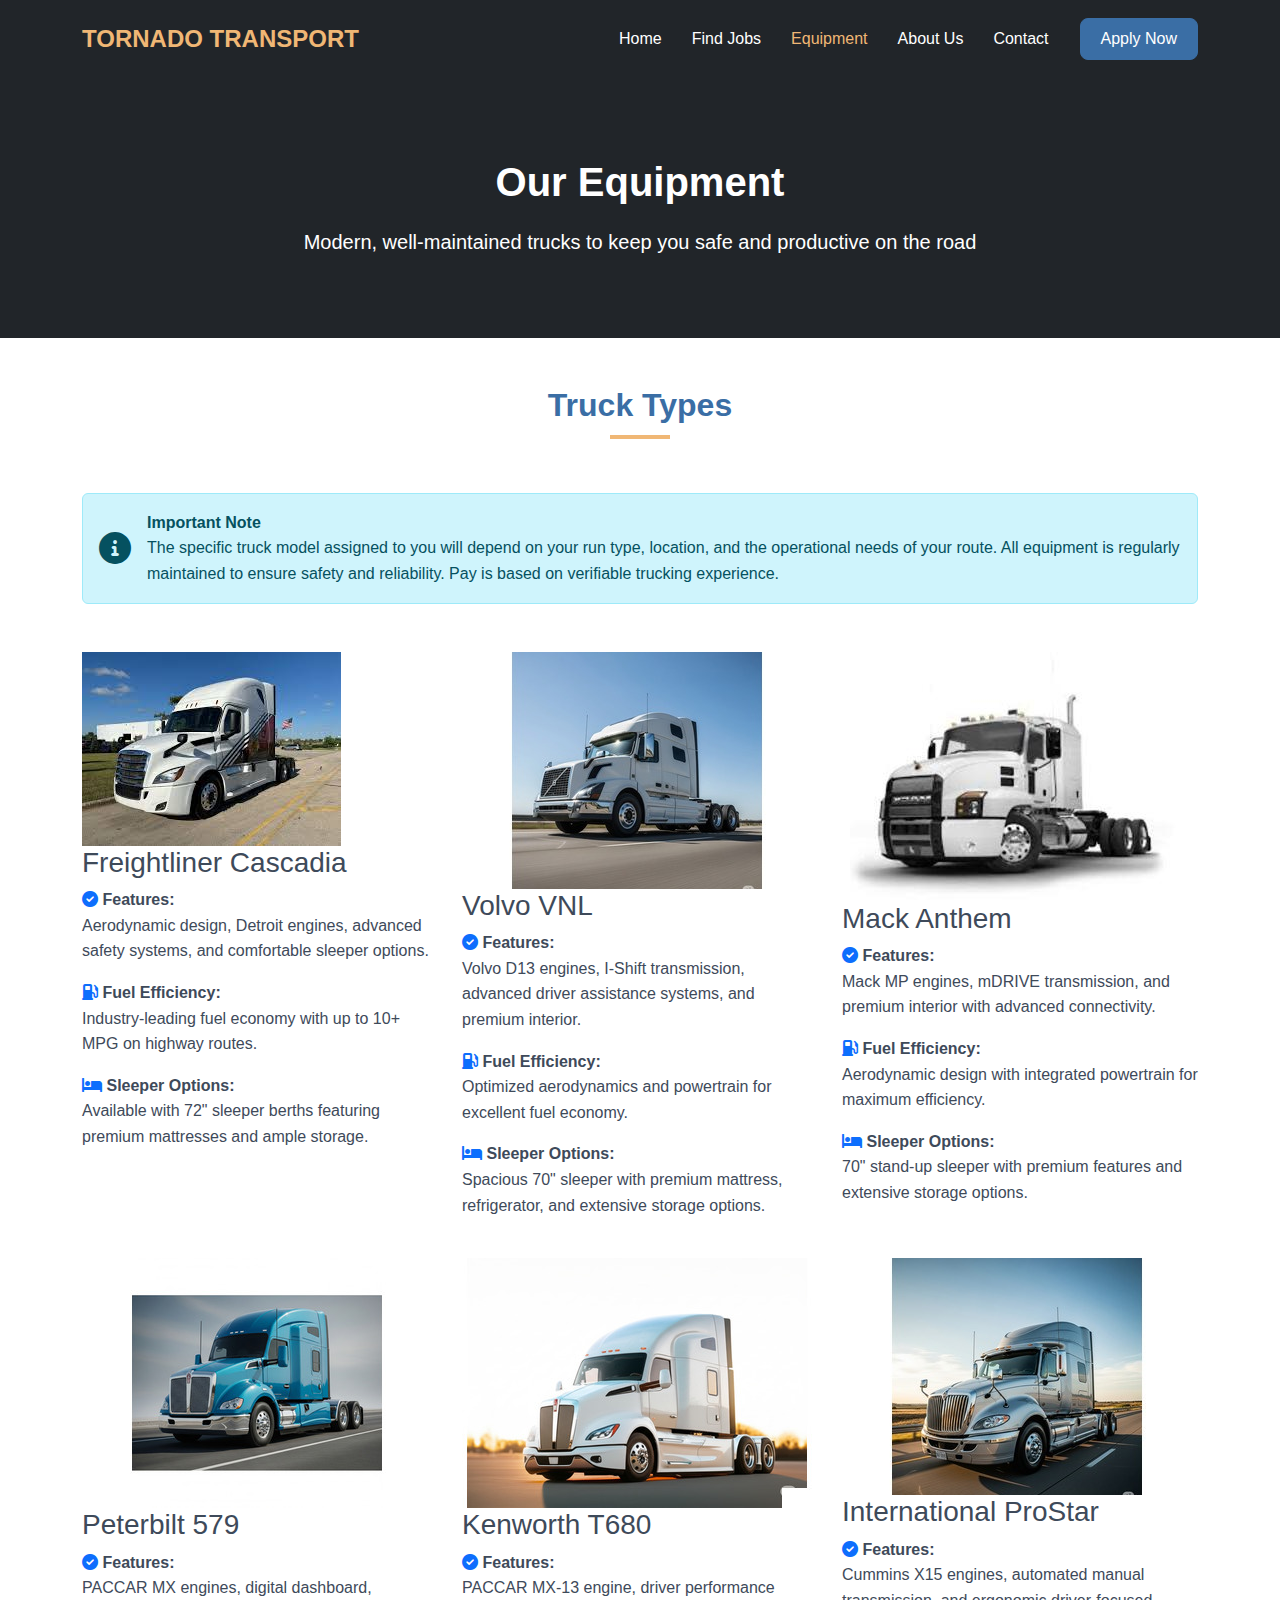
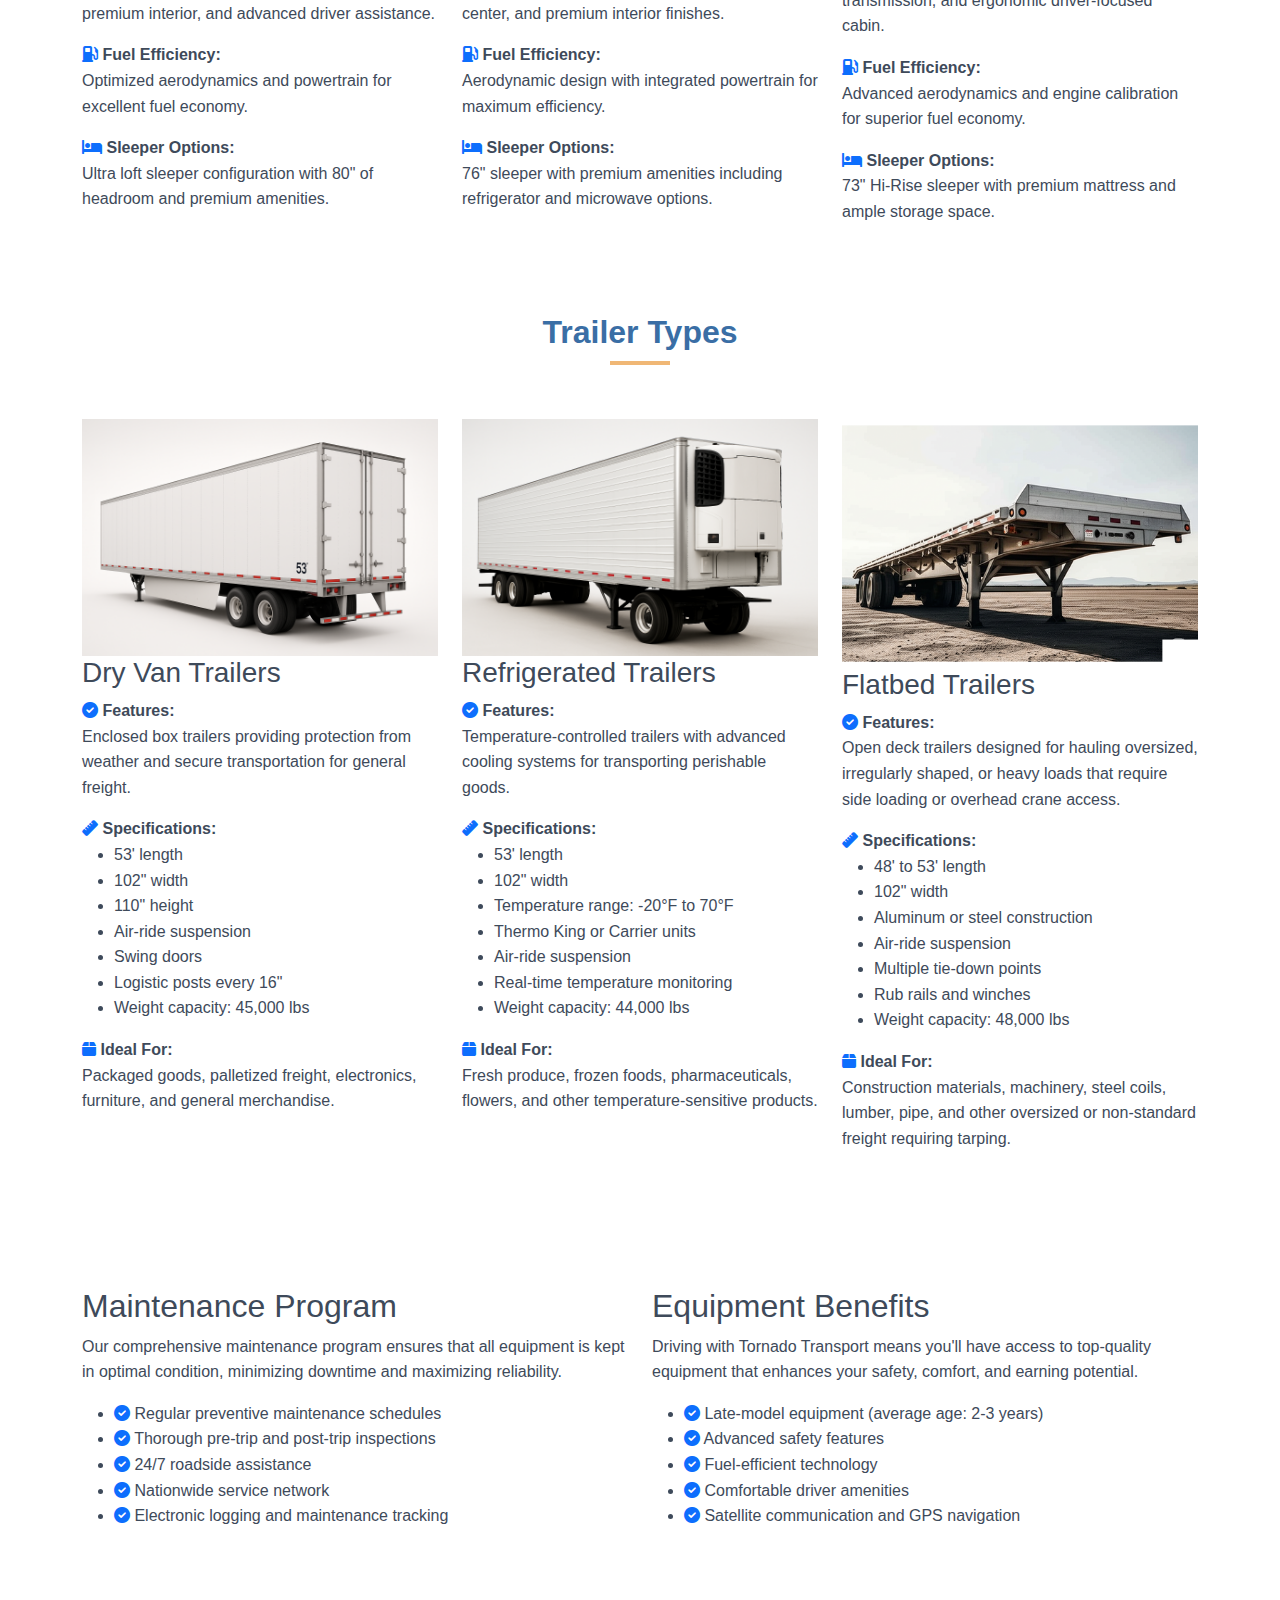
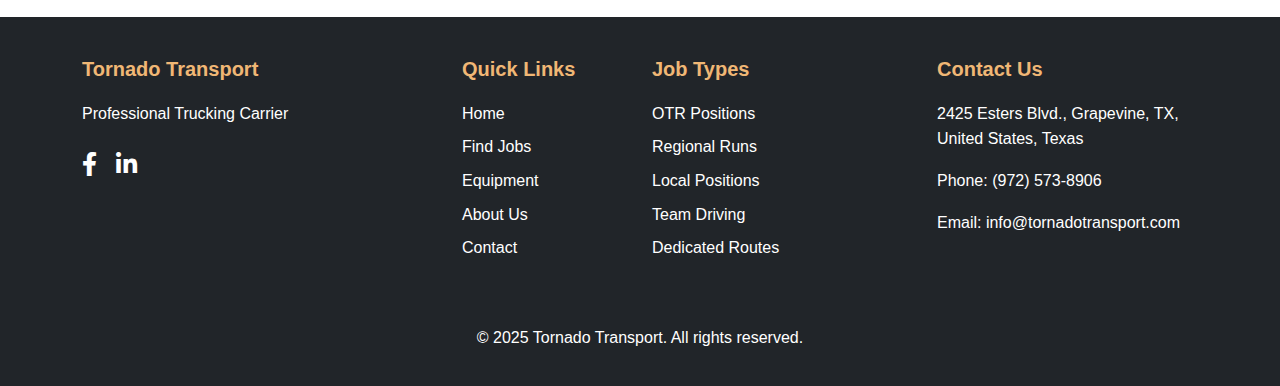
<file: equipment.html>
<!DOCTYPE html>
<html lang="en">
<head>
    <meta charset="UTF-8">
    <meta name="viewport" content="width=device-width, initial-scale=1.0">
    <title>Tornado Transport - Equipment</title>
    <link href="https://cdn.jsdelivr.net/npm/bootstrap@5.3.0-alpha1/dist/css/bootstrap.min.css" rel="stylesheet">
    <link rel="stylesheet" href="https://cdnjs.cloudflare.com/ajax/libs/font-awesome/6.0.0/css/all.min.css">
    <link rel="stylesheet" href="css/style.css?v=4">
</head>
<body>
    <nav class="navbar navbar-expand-lg navbar-dark">
        <div class="container">
            <a class="navbar-brand" href="index.html">
                TORNADO TRANSPORT
            </a>
            <button class="navbar-toggler" type="button" data-bs-toggle="collapse" data-bs-target="#navbarNav">
                <span class="navbar-toggler-icon"></span>
            </button>
            <div class="collapse navbar-collapse" id="navbarNav">
                <ul class="navbar-nav ms-auto">
                    <li class="nav-item">
                        <a class="nav-link" href="index.html">Home</a>
                    </li>
                    <li class="nav-item">
                        <a class="nav-link" href="find-jobs.html">Find Jobs</a>
                    </li>
                    <li class="nav-item">
                        <a class="nav-link active" href="equipment.html">Equipment</a>
                    </li>
                    <li class="nav-item">
                        <a class="nav-link" href="about.html">About Us</a>
                    </li>
                    <li class="nav-item">
                        <a class="nav-link" href="contact.html">Contact</a>
                    </li>
                </ul>
                <a href="https://intelliapp.driverapponline.com/c/truckers4hire?r=UthemesT" class="btn btn-primary ms-lg-3" target="_blank">Apply Now</a>
            </div>
        </div>
    </nav>

    <section class="hero-section equipment-hero">
        <div class="container text-center">
            <h1>Our Equipment</h1>
            <p class="lead">Modern, well-maintained trucks to keep you safe and productive on the road</p>
        </div>
    </section>

    <section class="container my-5">
        <div class="row mb-4">
            <div class="col-12 text-center">
                <h2 class="section-title">Truck Types</h2>
                <div class="divider"></div>
            </div>
        </div>
        
        <div class="alert alert-info mb-5">
            <div class="d-flex align-items-center">
                <i class="fas fa-info-circle me-3 fa-2x"></i>
                <div>
                    <strong>Important Note</strong>
                    <p class="mb-0">The specific truck model assigned to you will depend on your run type, location, and the operational needs of your route. All equipment is regularly maintained to ensure safety and reliability. Pay is based on verifiable trucking experience.</p>
                </div>
            </div>
        </div>
        
        <div class="row">
            <!-- Freightliner Cascadia -->
            <div class="col-md-6 col-lg-4 mb-4">
                <div class="truck-card">
                    <img src="images/freightliner_cascadia.jpeg" alt="Freightliner Cascadia" class="img-fluid">
                    <div class="truck-card-body">
                        <h3>Freightliner Cascadia</h3>
                        <div class="truck-feature">
                            <i class="fas fa-check-circle text-primary"></i>
                            <strong>Features:</strong>
                            <p>Aerodynamic design, Detroit engines, advanced safety systems, and comfortable sleeper options.</p>
                        </div>
                        <div class="truck-feature">
                            <i class="fas fa-gas-pump text-primary"></i>
                            <strong>Fuel Efficiency:</strong>
                            <p>Industry-leading fuel economy with up to 10+ MPG on highway routes.</p>
                        </div>
                        <div class="truck-feature">
                            <i class="fas fa-bed text-primary"></i>
                            <strong>Sleeper Options:</strong>
                            <p>Available with 72" sleeper berths featuring premium mattresses and ample storage.</p>
                        </div>
                    </div>
                </div>
            </div>
            
            <!-- Volvo VNL -->
            <div class="col-md-6 col-lg-4 mb-4">
                <div class="truck-card">
                    <img src="images/volvo_vnl_cropped_clean.jpeg" alt="Volvo VNL" class="img-fluid">
                    <div class="truck-card-body">
                        <h3>Volvo VNL</h3>
                        <div class="truck-feature">
                            <i class="fas fa-check-circle text-primary"></i>
                            <strong>Features:</strong>
                            <p>Volvo D13 engines, I-Shift transmission, advanced driver assistance systems, and premium interior.</p>
                        </div>
                        <div class="truck-feature">
                            <i class="fas fa-gas-pump text-primary"></i>
                            <strong>Fuel Efficiency:</strong>
                            <p>Optimized aerodynamics and powertrain for excellent fuel economy.</p>
                        </div>
                        <div class="truck-feature">
                            <i class="fas fa-bed text-primary"></i>
                            <strong>Sleeper Options:</strong>
                            <p>Spacious 70" sleeper with premium mattress, refrigerator, and extensive storage options.</p>
                        </div>
                    </div>
                </div>
            </div>
            
            <!-- Mack Anthem -->
            <div class="col-md-6 col-lg-4 mb-4">
                <div class="truck-card">
                    <img src="images/mack_anthem_sleeper_flipped.jpeg" alt="Mack Anthem" class="img-fluid">
                    <div class="truck-card-body">
                        <h3>Mack Anthem</h3>
                        <div class="truck-feature">
                            <i class="fas fa-check-circle text-primary"></i>
                            <strong>Features:</strong>
                            <p>Mack MP engines, mDRIVE transmission, and premium interior with advanced connectivity.</p>
                        </div>
                        <div class="truck-feature">
                            <i class="fas fa-gas-pump text-primary"></i>
                            <strong>Fuel Efficiency:</strong>
                            <p>Aerodynamic design with integrated powertrain for maximum efficiency.</p>
                        </div>
                        <div class="truck-feature">
                            <i class="fas fa-bed text-primary"></i>
                            <strong>Sleeper Options:</strong>
                            <p>70" stand-up sleeper with premium features and extensive storage options.</p>
                        </div>
                    </div>
                </div>
            </div>
            
            <!-- Peterbilt 579 -->
            <div class="col-md-6 col-lg-4 mb-4">
                <div class="truck-card">
                    <img src="images/peterbilt_579_cropped.jpeg" alt="Peterbilt 579" class="img-fluid">
                    <div class="truck-card-body">
                        <h3>Peterbilt 579</h3>
                        <div class="truck-feature">
                            <i class="fas fa-check-circle text-primary"></i>
                            <strong>Features:</strong>
                            <p>PACCAR MX engines, digital dashboard, premium interior, and advanced driver assistance.</p>
                        </div>
                        <div class="truck-feature">
                            <i class="fas fa-gas-pump text-primary"></i>
                            <strong>Fuel Efficiency:</strong>
                            <p>Optimized aerodynamics and powertrain for excellent fuel economy.</p>
                        </div>
                        <div class="truck-feature">
                            <i class="fas fa-bed text-primary"></i>
                            <strong>Sleeper Options:</strong>
                            <p>Ultra loft sleeper configuration with 80" of headroom and premium amenities.</p>
                        </div>
                    </div>
                </div>
            </div>
            
            <!-- Kenworth T680 -->
            <div class="col-md-6 col-lg-4 mb-4">
                <div class="truck-card">
                    <img src="images/kenworth_t680_cropped.jpeg" alt="Kenworth T680" class="img-fluid">
                    <div class="truck-card-body">
                        <h3>Kenworth T680</h3>
                        <div class="truck-feature">
                            <i class="fas fa-check-circle text-primary"></i>
                            <strong>Features:</strong>
                            <p>PACCAR MX-13 engine, driver performance center, and premium interior finishes.</p>
                        </div>
                        <div class="truck-feature">
                            <i class="fas fa-gas-pump text-primary"></i>
                            <strong>Fuel Efficiency:</strong>
                            <p>Aerodynamic design with integrated powertrain for maximum efficiency.</p>
                        </div>
                        <div class="truck-feature">
                            <i class="fas fa-bed text-primary"></i>
                            <strong>Sleeper Options:</strong>
                            <p>76" sleeper with premium amenities including refrigerator and microwave options.</p>
                        </div>
                    </div>
                </div>
            </div>
            
            <!-- International ProStar -->
            <div class="col-md-6 col-lg-4 mb-4">
                <div class="truck-card">
                    <img src="images/international_prostar_cropped_clean.jpeg" alt="International ProStar" class="img-fluid">
                    <div class="truck-card-body">
                        <h3>International ProStar</h3>
                        <div class="truck-feature">
                            <i class="fas fa-check-circle text-primary"></i>
                            <strong>Features:</strong>
                            <p>Cummins X15 engines, automated manual transmission, and ergonomic driver-focused cabin.</p>
                        </div>
                        <div class="truck-feature">
                            <i class="fas fa-gas-pump text-primary"></i>
                            <strong>Fuel Efficiency:</strong>
                            <p>Advanced aerodynamics and engine calibration for superior fuel economy.</p>
                        </div>
                        <div class="truck-feature">
                            <i class="fas fa-bed text-primary"></i>
                            <strong>Sleeper Options:</strong>
                            <p>73" Hi-Rise sleeper with premium mattress and ample storage space.</p>
                        </div>
                    </div>
                </div>
            </div>
        </div>
    </section>

    <section class="container my-5">
        <div class="row mb-4">
            <div class="col-12 text-center">
                <h2 class="section-title">Trailer Types</h2>
                <div class="divider"></div>
            </div>
        </div>
        
        <div class="row">
            <!-- Dry Van Trailer -->
            <div class="col-md-4 mb-4">
                <div class="trailer-card">
                    <img src="images/trailers/dry_van_new.png" alt="Dry Van Trailer" class="img-fluid">
                    <div class="trailer-card-body">
                        <h3>Dry Van Trailers</h3>
                        <div class="trailer-feature">
                            <i class="fas fa-check-circle text-primary"></i>
                            <strong>Features:</strong>
                            <p>Enclosed box trailers providing protection from weather and secure transportation for general freight.</p>
                        </div>
                        <div class="trailer-feature">
                            <i class="fas fa-ruler text-primary"></i>
                            <strong>Specifications:</strong>
                            <ul>
                                <li>53' length</li>
                                <li>102" width</li>
                                <li>110" height</li>
                                <li>Air-ride suspension</li>
                                <li>Swing doors</li>
                                <li>Logistic posts every 16"</li>
                                <li>Weight capacity: 45,000 lbs</li>
                            </ul>
                        </div>
                        <div class="trailer-feature">
                            <i class="fas fa-box text-primary"></i>
                            <strong>Ideal For:</strong>
                            <p>Packaged goods, palletized freight, electronics, furniture, and general merchandise.</p>
                        </div>
                    </div>
                </div>
            </div>
            
            <!-- Refrigerated Trailer -->
            <div class="col-md-4 mb-4">
                <div class="trailer-card">
                    <img src="images/trailers/refrigerated_new.png" alt="Refrigerated Trailer" class="img-fluid">
                    <div class="trailer-card-body">
                        <h3>Refrigerated Trailers</h3>
                        <div class="trailer-feature">
                            <i class="fas fa-check-circle text-primary"></i>
                            <strong>Features:</strong>
                            <p>Temperature-controlled trailers with advanced cooling systems for transporting perishable goods.</p>
                        </div>
                        <div class="trailer-feature">
                            <i class="fas fa-ruler text-primary"></i>
                            <strong>Specifications:</strong>
                            <ul>
                                <li>53' length</li>
                                <li>102" width</li>
                                <li>Temperature range: -20°F to 70°F</li>
                                <li>Thermo King or Carrier units</li>
                                <li>Air-ride suspension</li>
                                <li>Real-time temperature monitoring</li>
                                <li>Weight capacity: 44,000 lbs</li>
                            </ul>
                        </div>
                        <div class="trailer-feature">
                            <i class="fas fa-box text-primary"></i>
                            <strong>Ideal For:</strong>
                            <p>Fresh produce, frozen foods, pharmaceuticals, flowers, and other temperature-sensitive products.</p>
                        </div>
                    </div>
                </div>
            </div>
            
            <!-- Flatbed Trailer -->
            <div class="col-md-4 mb-4">
                <div class="trailer-card">
                    <img src="images/trailers/flatbed_updated.png" alt="Flatbed Trailer" class="img-fluid">
                    <div class="trailer-card-body">
                        <h3>Flatbed Trailers</h3>
                        <div class="trailer-feature">
                            <i class="fas fa-check-circle text-primary"></i>
                            <strong>Features:</strong>
                            <p>Open deck trailers designed for hauling oversized, irregularly shaped, or heavy loads that require side loading or overhead crane access.</p>
                        </div>
                        <div class="trailer-feature">
                            <i class="fas fa-ruler text-primary"></i>
                            <strong>Specifications:</strong>
                            <ul>
                                <li>48' to 53' length</li>
                                <li>102" width</li>
                                <li>Aluminum or steel construction</li>
                                <li>Air-ride suspension</li>
                                <li>Multiple tie-down points</li>
                                <li>Rub rails and winches</li>
                                <li>Weight capacity: 48,000 lbs</li>
                            </ul>
                        </div>
                        <div class="trailer-feature">
                            <i class="fas fa-box text-primary"></i>
                            <strong>Ideal For:</strong>
                            <p>Construction materials, machinery, steel coils, lumber, pipe, and other oversized or non-standard freight requiring tarping.</p>
                        </div>
                    </div>
                </div>
            </div>
        </div>
    </section>

    <section class="maintenance-section py-5">
        <div class="container">
            <div class="row">
                <div class="col-lg-6 mb-4">
                    <h2>Maintenance Program</h2>
                    <p>Our comprehensive maintenance program ensures that all equipment is kept in optimal condition, minimizing downtime and maximizing reliability.</p>
                    <ul class="feature-list">
                        <li><i class="fas fa-check-circle text-primary"></i> Regular preventive maintenance schedules</li>
                        <li><i class="fas fa-check-circle text-primary"></i> Thorough pre-trip and post-trip inspections</li>
                        <li><i class="fas fa-check-circle text-primary"></i> 24/7 roadside assistance</li>
                        <li><i class="fas fa-check-circle text-primary"></i> Nationwide service network</li>
                        <li><i class="fas fa-check-circle text-primary"></i> Electronic logging and maintenance tracking</li>
                    </ul>
                </div>
                <div class="col-lg-6">
                    <h2>Equipment Benefits</h2>
                    <p>Driving with Tornado Transport means you'll have access to top-quality equipment that enhances your safety, comfort, and earning potential.</p>
                    <ul class="feature-list">
                        <li><i class="fas fa-check-circle text-primary"></i> Late-model equipment (average age: 2-3 years)</li>
                        <li><i class="fas fa-check-circle text-primary"></i> Advanced safety features</li>
                        <li><i class="fas fa-check-circle text-primary"></i> Fuel-efficient technology</li>
                        <li><i class="fas fa-check-circle text-primary"></i> Comfortable driver amenities</li>
                        <li><i class="fas fa-check-circle text-primary"></i> Satellite communication and GPS navigation</li>
                    </ul>
                </div>
            </div>
        </div>
    </section>

    <footer>
        <div class="container">
            <div class="row">
                <div class="col-lg-4 col-md-6 mb-4">
                    <h5>Tornado Transport</h5>
                    <p>Professional Trucking Carrier</p>
                    <div class="social-icons">
                        <a href="https://www.facebook.com/" target="_blank"><i class="fab fa-facebook-f"></i></a>
                        <a href="https://www.linkedin.com/" target="_blank"><i class="fab fa-linkedin-in"></i></a>
                    </div>
                </div>
                
                <div class="col-lg-2 col-md-6 mb-4">
                    <h5>Quick Links</h5>
                    <ul class="list-unstyled">
                        <li class="mb-2"><a href="index.html">Home</a></li>
                        <li class="mb-2"><a href="find-jobs.html">Find Jobs</a></li>
                        <li class="mb-2"><a href="equipment.html">Equipment</a></li>
                        <li class="mb-2"><a href="about.html">About Us</a></li>
                        <li class="mb-2"><a href="contact.html">Contact</a></li>
                    </ul>
                </div>
                
                <div class="col-lg-3 col-md-6 mb-4">
                    <h5>Job Types</h5>
                    <ul class="list-unstyled">
                        <li class="mb-2"><a href="find-jobs.html">OTR Positions</a></li>
                        <li class="mb-2"><a href="find-jobs.html">Regional Runs</a></li>
                        <li class="mb-2"><a href="find-jobs.html">Local Positions</a></li>
                        <li class="mb-2"><a href="find-jobs.html">Team Driving</a></li>
                        <li class="mb-2"><a href="find-jobs.html">Dedicated Routes</a></li>
                    </ul>
                </div>
                
                <div class="col-lg-3 col-md-6 mb-4">
                    <h5>Contact Us</h5>
                    <p>2425 Esters Blvd., Grapevine, TX, United States, Texas</p>
                    <p>Phone: (972) 573-8906</p>
                    <p>Email: info@tornadotransport.com</p>
                </div>
            </div>
            
            <div class="row mt-4">
                <div class="col-12 text-center">
                    <p>&copy; 2025 Tornado Transport. All rights reserved.</p>
                </div>
            </div>
        </div>
    </footer>

    <script src="https://cdn.jsdelivr.net/npm/bootstrap@5.3.0-alpha1/dist/js/bootstrap.bundle.min.js"></script>
</body>
</html>
</file>
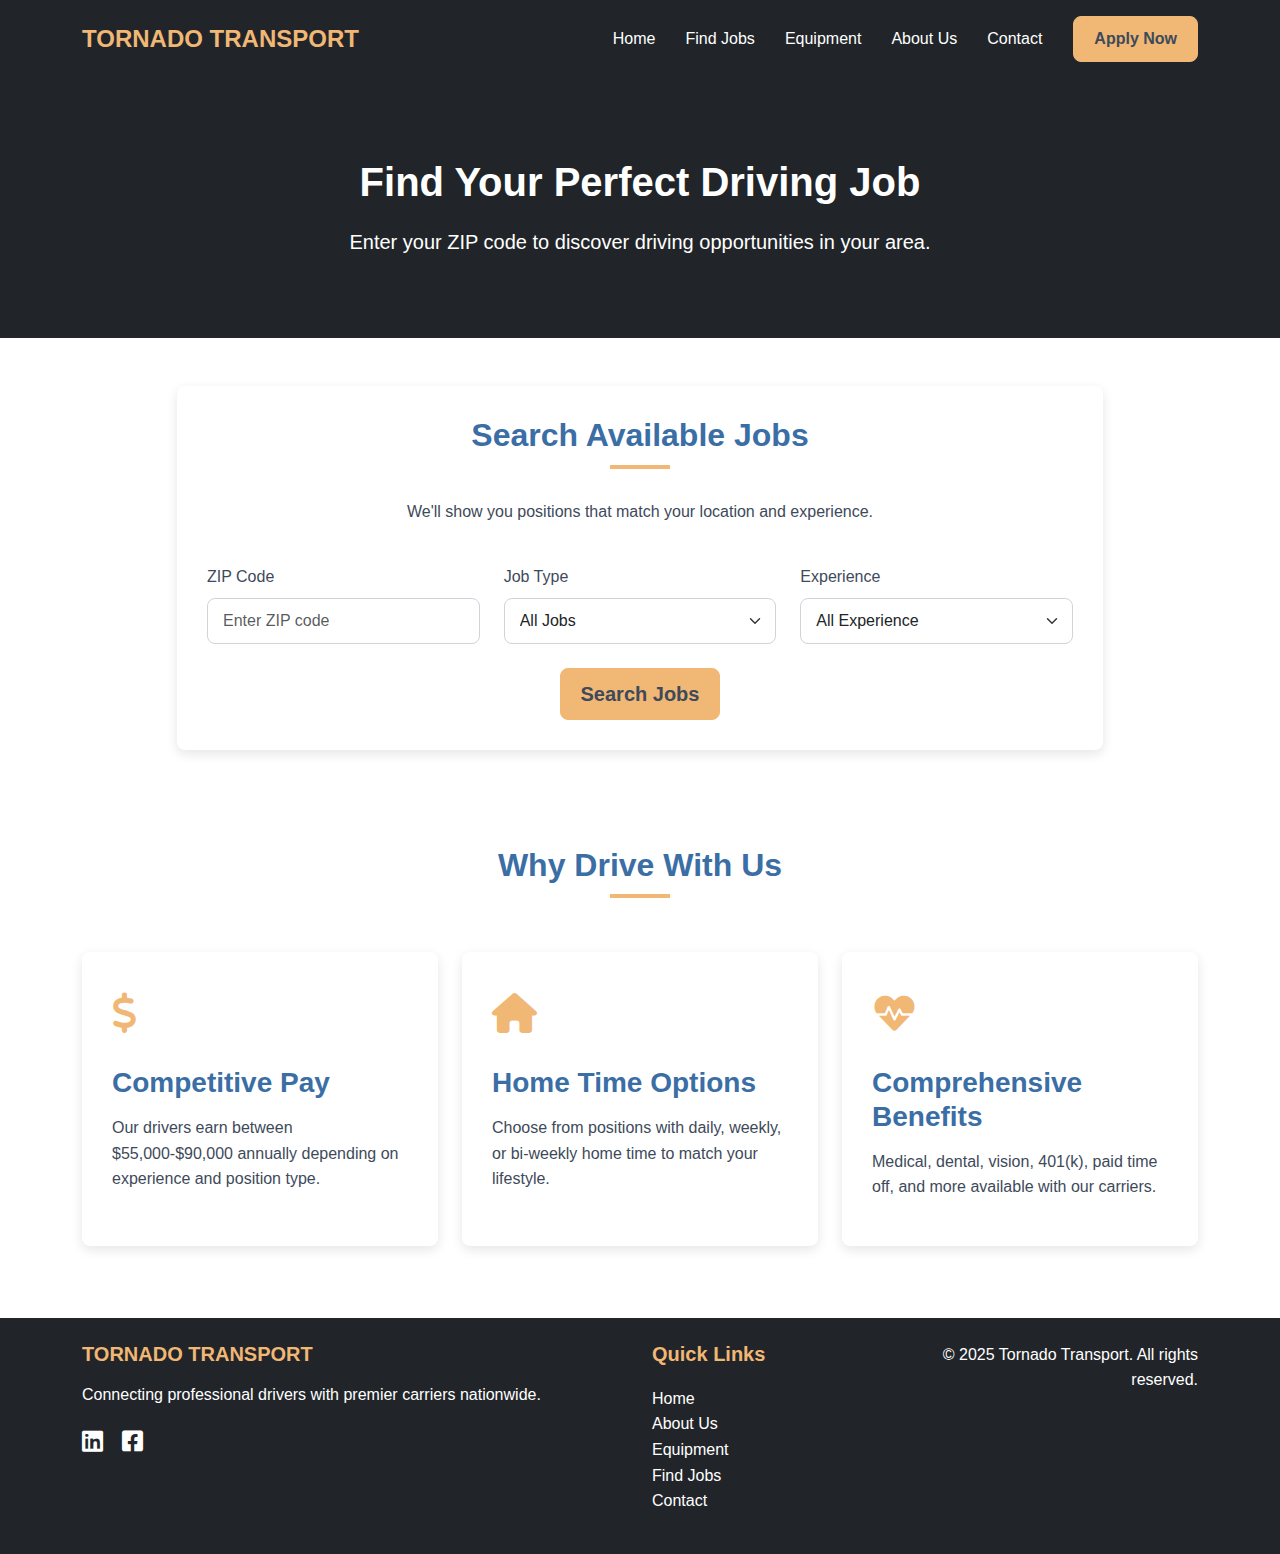
<file: find-jobs.html>
<!DOCTYPE html>
<html lang="en">
<head>
    <meta charset="UTF-8">
    <meta name="viewport" content="width=device-width, initial-scale=1.0">
    <title>Tornado Transport - Find Jobs</title>
    <link href="https://cdn.jsdelivr.net/npm/bootstrap@5.3.0-alpha1/dist/css/bootstrap.min.css" rel="stylesheet">
    <link rel="stylesheet" href="https://cdnjs.cloudflare.com/ajax/libs/font-awesome/6.0.0/css/all.min.css">
    <link rel="stylesheet" href="css/style.css?v=3">
    <link rel="stylesheet" href="css/job-cards.css?v=3">
</head>
<body>
    <nav class="navbar navbar-expand-lg navbar-dark">
        <div class="container">
            <a class="navbar-brand" href="index.html">
                TORNADO TRANSPORT
            </a>
            <button class="navbar-toggler" type="button" data-bs-toggle="collapse" data-bs-target="#navbarNav">
                <span class="navbar-toggler-icon"></span>
            </button>
            <div class="collapse navbar-collapse" id="navbarNav">
                <ul class="navbar-nav ms-auto">
                    <li class="nav-item">
                        <a class="nav-link" href="index.html">Home</a>
                    </li>
                    <li class="nav-item">
                        <a class="nav-link" href="find-jobs.html">Find Jobs</a>
                    </li>
                    <li class="nav-item">
                        <a class="nav-link" href="equipment.html">Equipment</a>
                    </li>
                    <li class="nav-item">
                        <a class="nav-link" href="about.html">About Us</a>
                    </li>
                    <li class="nav-item">
                        <a class="nav-link" href="contact.html">Contact</a>
                    </li>
                </ul>
                <a href="https://intelliapp.driverapponline.com/c/truckers4hire?r=UthemesT" class="btn btn-primary ms-lg-3" target="_blank">Apply Now</a>
            </div>
        </div>
    </nav>

    <section class="hero-section find-jobs-hero">
        <div class="container text-center">
            <h1>Find Your Perfect Driving Job</h1>
            <p class="lead">Enter your ZIP code to discover driving opportunities in your area.</p>
        </div>
    </section>

    <section class="container my-5">
        <div class="row justify-content-center">
            <div class="col-md-10">
                <div class="job-search-container">
                    <div class="row mb-4">
                        <div class="col-12 text-center">
                            <h2 class="section-title">Search Available Jobs</h2>
                            <div class="divider"></div>
                            <p>We'll show you positions that match your location and experience.</p>
                        </div>
                    </div>
                    
                    <form id="zipCodeSearchForm">
                        <div class="row mb-4">
                            <div class="col-md-4">
                                <label for="zipCodeInput" class="form-label">ZIP Code</label>
                                <input type="text" class="form-control" id="zipCodeInput" placeholder="Enter ZIP code">
                            </div>
                            <div class="col-md-4">
                                <label for="jobTypeSelect" class="form-label">Job Type</label>
                                <select class="form-select" id="jobTypeSelect">
                                    <option value="all">All Jobs</option>
                                    <option value="otr">OTR</option>
                                    <option value="regional">Regional</option>
                                    <option value="dedicated">Dedicated</option>
                                    <option value="team">Team</option>
                                </select>
                            </div>
                            <div class="col-md-4">
                                <label for="experienceSelect" class="form-label">Experience</label>
                                <select class="form-select" id="experienceSelect">
                                    <option value="all">All Experience</option>
                                    <option value="experienced">Experienced (12+ months)</option>
                                    <option value="recent">Recent Graduate</option>
                                </select>
                            </div>
                        </div>
                        <div class="text-center">
                            <button type="submit" class="btn btn-primary btn-lg">Search Jobs</button>
                        </div>
                    </form>
                </div>
            </div>
        </div>
        
        <div id="jobResults" class="row mt-5">
            <!-- Job results will be displayed here -->
        </div>
    </section>

    <section class="container my-5">
        <div class="row mb-4">
            <div class="col-12 text-center">
                <h2 class="section-title">Why Drive With Us</h2>
                <div class="divider"></div>
            </div>
        </div>
        
        <div class="row">
            <div class="col-md-4 mb-4">
                <div class="feature-card">
                    <div class="icon">
                        <i class="fas fa-dollar-sign"></i>
                    </div>
                    <h3>Competitive Pay</h3>
                    <p>Our drivers earn between $55,000-$90,000 annually depending on experience and position type.</p>
                </div>
            </div>
            
            <div class="col-md-4 mb-4">
                <div class="feature-card">
                    <div class="icon">
                        <i class="fas fa-home"></i>
                    </div>
                    <h3>Home Time Options</h3>
                    <p>Choose from positions with daily, weekly, or bi-weekly home time to match your lifestyle.</p>
                </div>
            </div>
            
            <div class="col-md-4 mb-4">
                <div class="feature-card">
                    <div class="icon">
                        <i class="fas fa-heartbeat"></i>
                    </div>
                    <h3>Comprehensive Benefits</h3>
                    <p>Medical, dental, vision, 401(k), paid time off, and more available with our carriers.</p>
                </div>
            </div>
        </div>
    </section>

    <footer class="bg-dark text-white py-4">
        <div class="container">
            <div class="row">
                <div class="col-md-6">
                    <div class="d-flex align-items-center mb-3">
                        <h5 class="mb-0">TORNADO TRANSPORT</h5>
                    </div>
                    <p>Connecting professional drivers with premier carriers nationwide.</p>
                    <div class="social-icons">
                        <a href="https://www.linkedin.com/company/tornado-transport/" target="_blank" title="LinkedIn"><i class="fab fa-linkedin"></i></a>
                        <a href="https://www.facebook.com/p/Tornado-Transport-100089185253427/" target="_blank" title="Facebook"><i class="fab fa-facebook-square"></i></a>
                    </div>
                </div>
                <div class="col-md-3">
                    <h5>Quick Links</h5>
                    <ul class="list-unstyled">
                        <li><a href="index.html" class="text-white">Home</a></li>
                        <li><a href="about.html" class="text-white">About Us</a></li>
                        <li><a href="equipment.html" class="text-white">Equipment</a></li>
                        <li><a href="find-jobs.html" class="text-white">Find Jobs</a></li>
                        <li><a href="contact.html" class="text-white">Contact</a></li>
                    </ul>
                </div>
                <div class="col-md-3 text-md-end">
                    <p>&copy; 2025 Tornado Transport. All rights reserved.</p>
                </div>
            </div>
        </div>
    </footer>

    <script src="https://cdn.jsdelivr.net/npm/bootstrap@5.3.0-alpha1/dist/js/bootstrap.bundle.min.js"></script>
    <script src="js/integrated-job-search.js"></script>
</body>
</html>
</file>
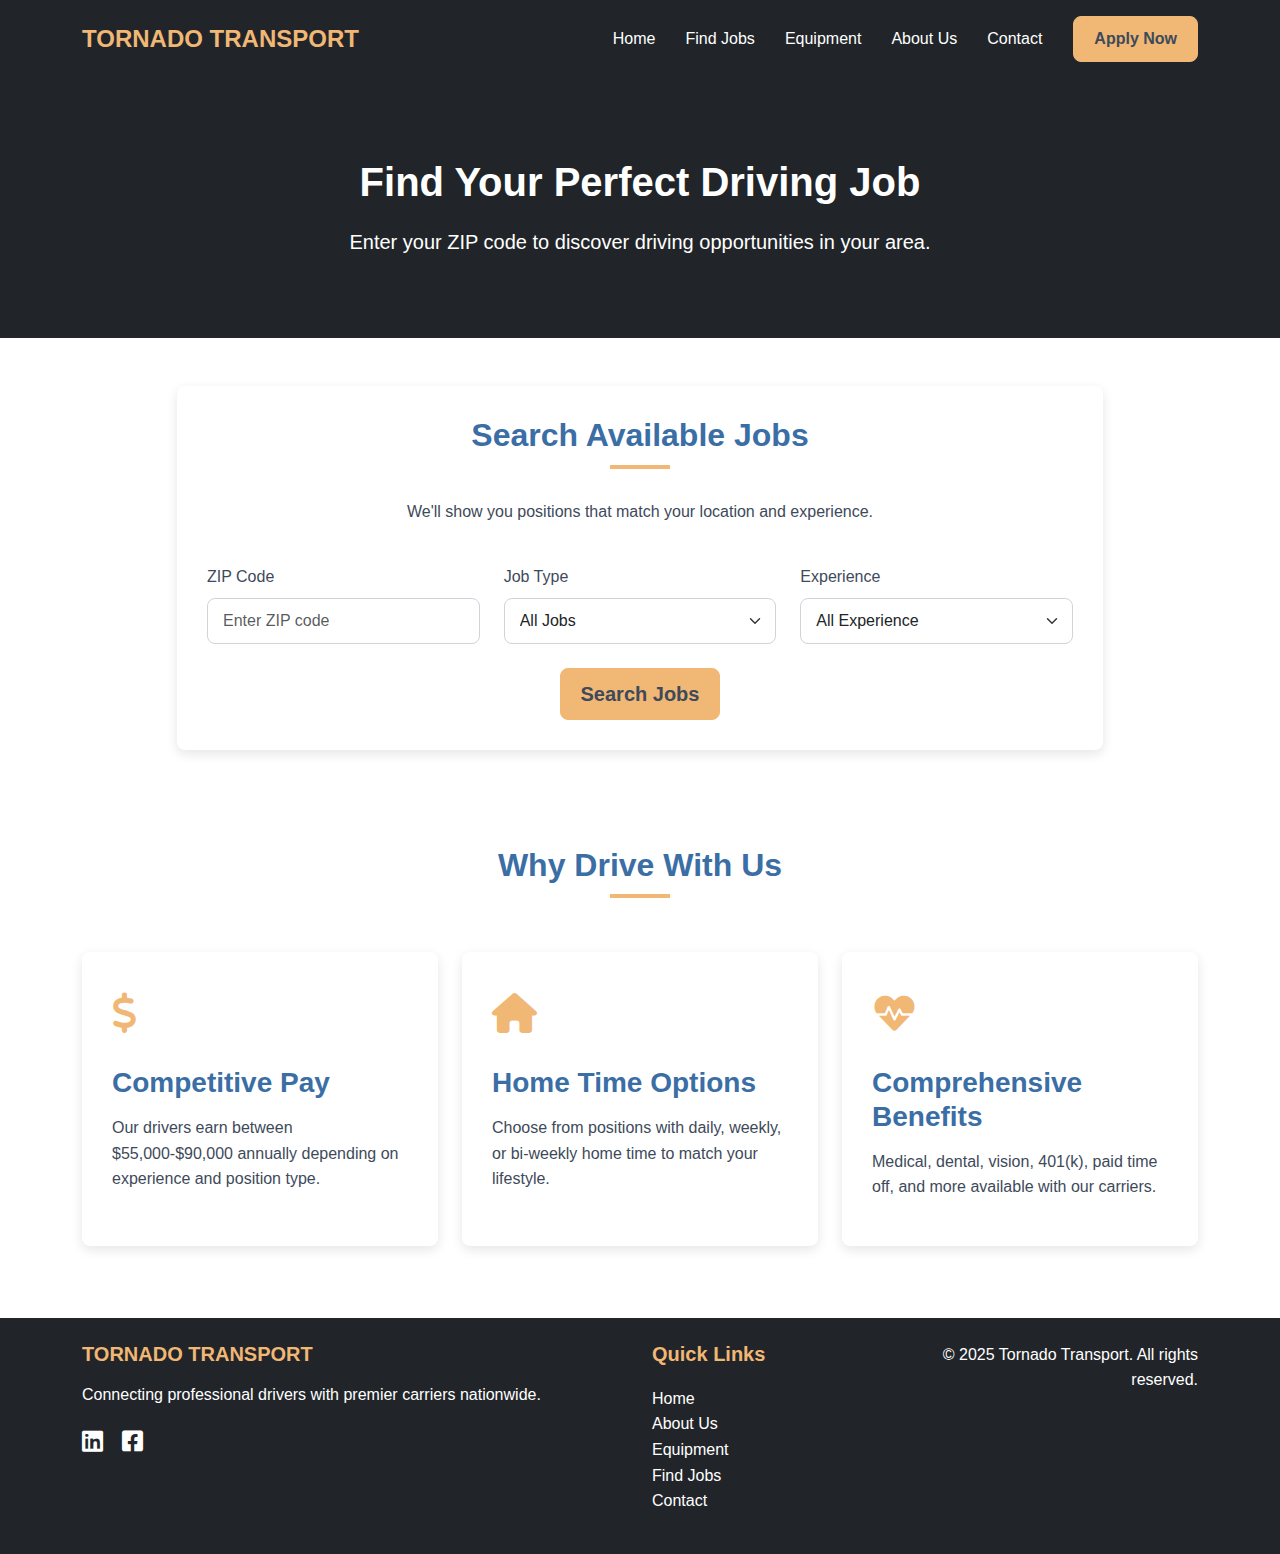
<file: heartland-jobs.html>
<!DOCTYPE html>
<html lang="en">
<head>
    <meta charset="UTF-8">
    <meta name="viewport" content="width=device-width, initial-scale=1.0">
    <title>Tornado Transport - Find Jobs</title>
    <link href="https://cdn.jsdelivr.net/npm/bootstrap@5.3.0-alpha1/dist/css/bootstrap.min.css" rel="stylesheet">
    <link rel="stylesheet" href="https://cdnjs.cloudflare.com/ajax/libs/font-awesome/6.0.0/css/all.min.css">
    <link rel="stylesheet" href="css/style.css?v=3">
    <link rel="stylesheet" href="css/job-cards.css?v=3">
</head>
<body>
    <nav class="navbar navbar-expand-lg navbar-dark">
        <div class="container">
            <a class="navbar-brand" href="index.html">
                TORNADO TRANSPORT
            </a>
            <button class="navbar-toggler" type="button" data-bs-toggle="collapse" data-bs-target="#navbarNav">
                <span class="navbar-toggler-icon"></span>
            </button>
            <div class="collapse navbar-collapse" id="navbarNav">
                <ul class="navbar-nav ms-auto">
                    <li class="nav-item">
                        <a class="nav-link" href="index.html">Home</a>
                    </li>
                    <li class="nav-item">
                        <a class="nav-link" href="find-jobs.html">Find Jobs</a>
                    </li>
                    <li class="nav-item">
                        <a class="nav-link" href="equipment.html">Equipment</a>
                    </li>
                    <li class="nav-item">
                        <a class="nav-link" href="about.html">About Us</a>
                    </li>
                    <li class="nav-item">
                        <a class="nav-link" href="contact.html">Contact</a>
                    </li>
                </ul>
                <a href="find-jobs.html" class="btn btn-primary ms-lg-3">Apply Now</a>
            </div>
        </div>
    </nav>

    <section class="hero-section find-jobs-hero">
        <div class="container text-center">
            <h1>Find Your Perfect Driving Job</h1>
            <p class="lead">Enter your ZIP code to discover driving opportunities in your area.</p>
        </div>
    </section>

    <section class="container my-5">
        <div class="row justify-content-center">
            <div class="col-md-10">
                <div class="job-search-container">
                    <div class="row mb-4">
                        <div class="col-12 text-center">
                            <h2 class="section-title">Search Available Jobs</h2>
                            <div class="divider"></div>
                            <p>We'll show you positions that match your location and experience.</p>
                        </div>
                    </div>
                    
                    <form id="zipCodeSearchForm">
                        <div class="row mb-4">
                            <div class="col-md-4">
                                <label for="zipCodeInput" class="form-label">ZIP Code</label>
                                <input type="text" class="form-control" id="zipCodeInput" placeholder="Enter ZIP code">
                            </div>
                            <div class="col-md-4">
                                <label for="jobTypeSelect" class="form-label">Job Type</label>
                                <select class="form-select" id="jobTypeSelect">
                                    <option value="all">All Jobs</option>
                                    <option value="otr">OTR</option>
                                    <option value="regional">Regional</option>
                                    <option value="dedicated">Dedicated</option>
                                    <option value="team">Team</option>
                                </select>
                            </div>
                            <div class="col-md-4">
                                <label for="experienceSelect" class="form-label">Experience</label>
                                <select class="form-select" id="experienceSelect">
                                    <option value="all">All Experience</option>
                                    <option value="experienced">Experienced (12+ months)</option>
                                    <option value="recent">Recent Graduate</option>
                                </select>
                            </div>
                        </div>
                        <div class="text-center">
                            <button type="submit" class="btn btn-primary btn-lg">Search Jobs</button>
                        </div>
                    </form>
                </div>
            </div>
        </div>
        
        <div id="jobResults" class="row mt-5">
            <!-- Job results will be displayed here -->
        </div>
    </section>

    <section class="container my-5">
        <div class="row mb-4">
            <div class="col-12 text-center">
                <h2 class="section-title">Why Drive With Us</h2>
                <div class="divider"></div>
            </div>
        </div>
        
        <div class="row">
            <div class="col-md-4 mb-4">
                <div class="feature-card">
                    <div class="icon">
                        <i class="fas fa-dollar-sign"></i>
                    </div>
                    <h3>Competitive Pay</h3>
                    <p>Our drivers earn between $55,000-$90,000 annually depending on experience and position type.</p>
                </div>
            </div>
            
            <div class="col-md-4 mb-4">
                <div class="feature-card">
                    <div class="icon">
                        <i class="fas fa-home"></i>
                    </div>
                    <h3>Home Time Options</h3>
                    <p>Choose from positions with daily, weekly, or bi-weekly home time to match your lifestyle.</p>
                </div>
            </div>
            
            <div class="col-md-4 mb-4">
                <div class="feature-card">
                    <div class="icon">
                        <i class="fas fa-heartbeat"></i>
                    </div>
                    <h3>Comprehensive Benefits</h3>
                    <p>Medical, dental, vision, 401(k), paid time off, and more available with our carriers.</p>
                </div>
            </div>
        </div>
    </section>

    <footer class="bg-dark text-white py-4">
        <div class="container">
            <div class="row">
                <div class="col-md-6">
                    <div class="d-flex align-items-center mb-3">
                        <h5 class="mb-0">TORNADO TRANSPORT</h5>
                    </div>
                    <p>Connecting professional drivers with premier carriers nationwide.</p>
                    <div class="social-icons">
                        <a href="https://www.linkedin.com/company/tornado-transport/" target="_blank" title="LinkedIn"><i class="fab fa-linkedin"></i></a>
                        <a href="https://www.facebook.com/p/Tornado-Transport-100089185253427/" target="_blank" title="Facebook"><i class="fab fa-facebook-square"></i></a>
                    </div>
                </div>
                <div class="col-md-3">
                    <h5>Quick Links</h5>
                    <ul class="list-unstyled">
                        <li><a href="index.html" class="text-white">Home</a></li>
                        <li><a href="about.html" class="text-white">About Us</a></li>
                        <li><a href="equipment.html" class="text-white">Equipment</a></li>
                        <li><a href="find-jobs.html" class="text-white">Find Jobs</a></li>
                        <li><a href="contact.html" class="text-white">Contact</a></li>
                    </ul>
                </div>
                <div class="col-md-3 text-md-end">
                    <p>&copy; 2025 Tornado Transport. All rights reserved.</p>
                </div>
            </div>
        </div>
    </footer>

    <script src="https://cdn.jsdelivr.net/npm/bootstrap@5.3.0-alpha1/dist/js/bootstrap.bundle.min.js"></script>
    <script src="js/heartland-job-search.js?v=3"></script>
</body>
</html>
</file>
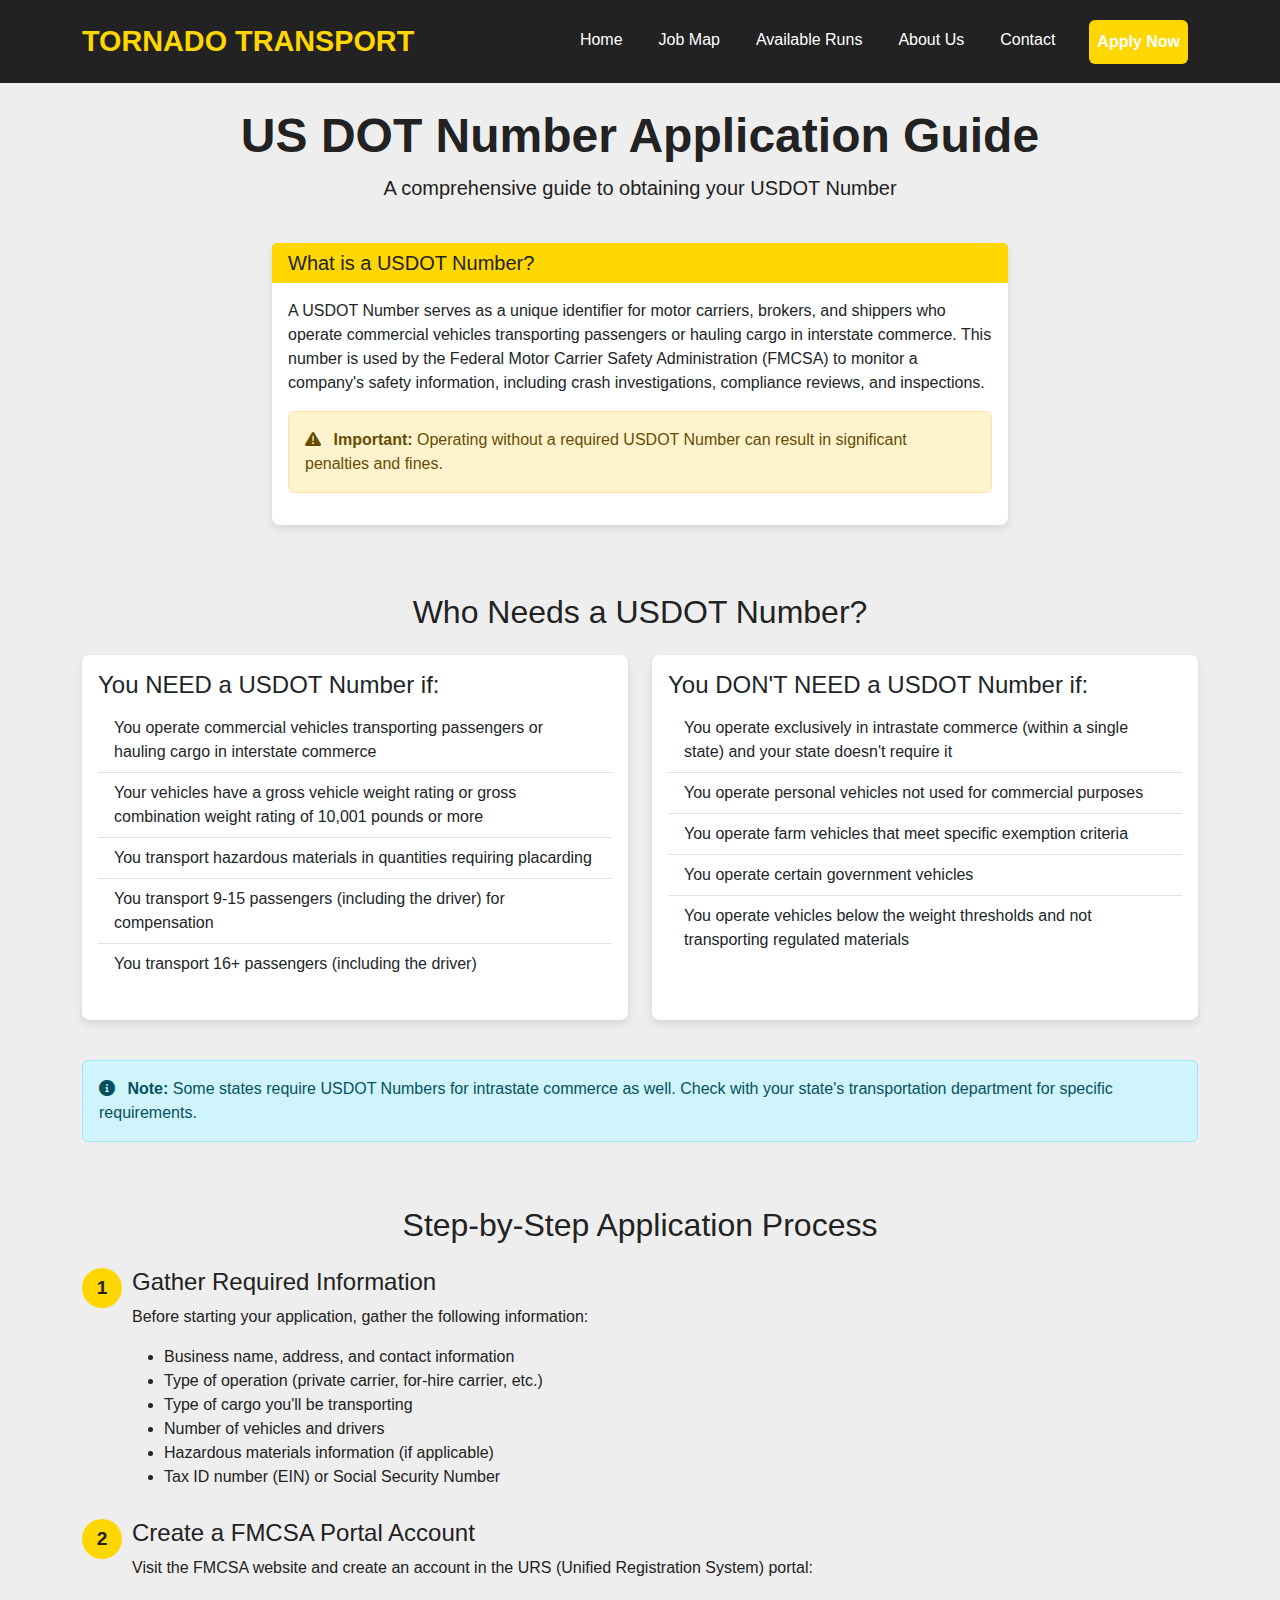
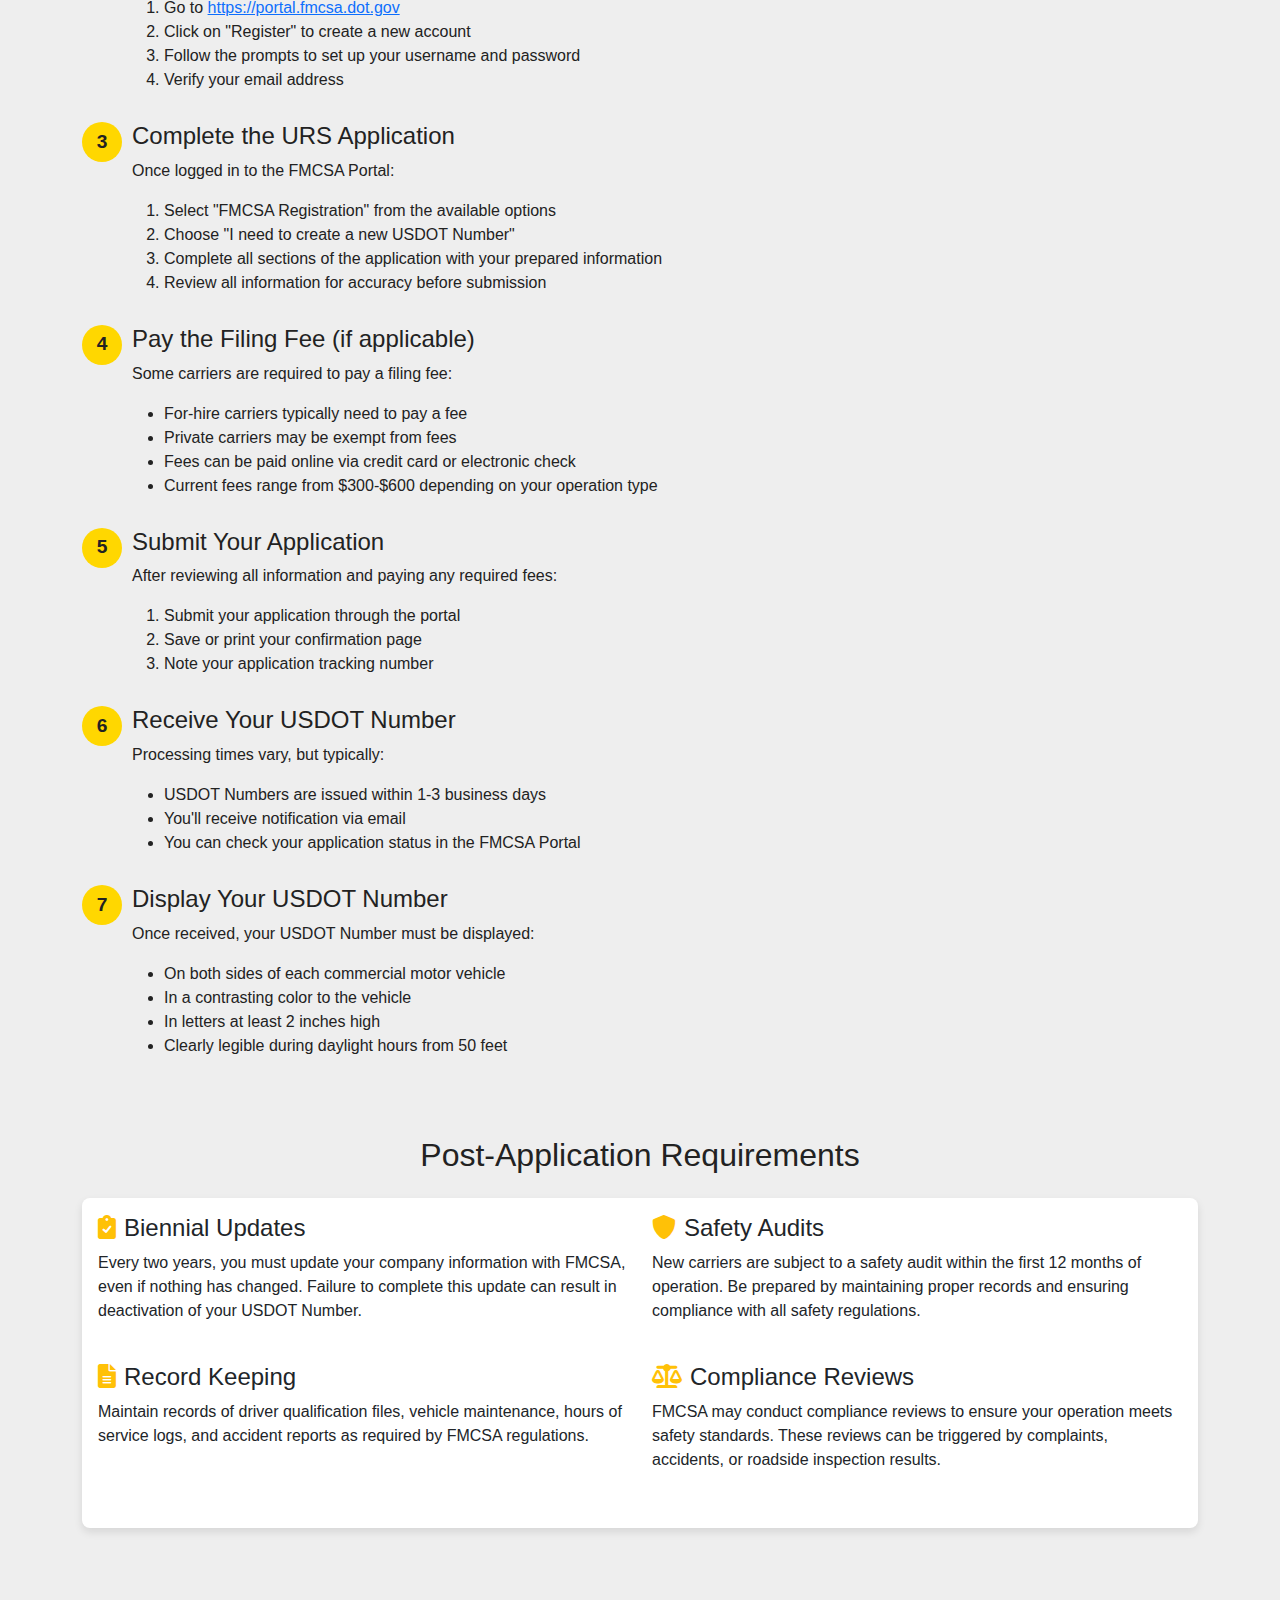
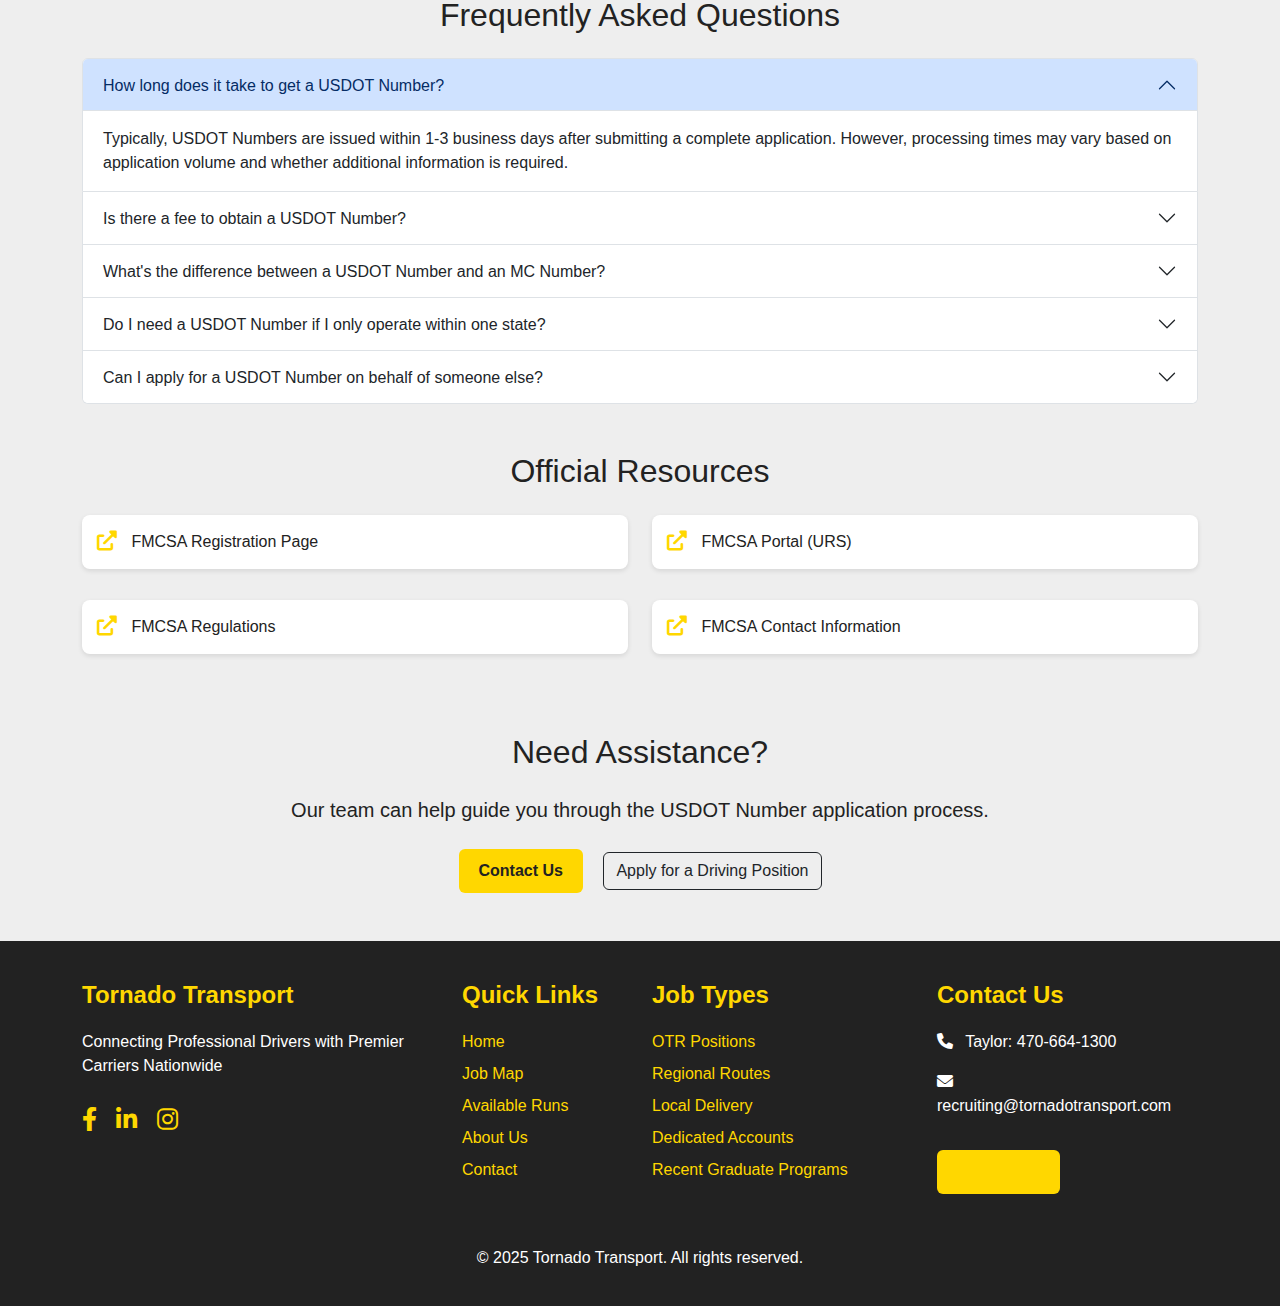
<file: us-dot-guide.html>
<!DOCTYPE html>
<html lang="en">
<head>
    <meta charset="UTF-8">
    <meta name="viewport" content="width=device-width, initial-scale=1.0">
    <title>US DOT Number Guide - Tornado Transport</title>
    <link href="https://cdn.jsdelivr.net/npm/bootstrap@5.3.0-alpha1/dist/css/bootstrap.min.css" rel="stylesheet">
    <link rel="stylesheet" href="https://cdnjs.cloudflare.com/ajax/libs/font-awesome/6.0.0/css/all.min.css">
    <style>
        :root {
            --primary-yellow: #FFD700;
            --primary-black: #222222;
            --neutral-white: #FFFFFF;
            --neutral-gray: #EEEEEE;
            --hover-yellow: #FFE066;
        }
        
        body {
            font-family: 'Arial', sans-serif;
            background-color: var(--neutral-gray);
            color: var(--primary-black);
        }
        
        .navbar {
            background-color: var(--primary-black);
            padding: 15px 0;
        }
        
        .navbar-brand {
            color: var(--primary-yellow) !important;
            font-weight: bold;
            font-size: 1.8rem;
        }
        
        .nav-link {
            color: var(--neutral-white) !important;
            font-weight: 500;
            margin: 0 10px;
            transition: color 0.3s;
        }
        
        .nav-link:hover {
            color: var(--primary-yellow) !important;
        }
        
        .nav-link.active {
            color: var(--primary-yellow) !important;
        }
        
        .btn-primary {
            background-color: var(--primary-yellow);
            color: var(--primary-black);
            border: none;
            font-weight: bold;
            padding: 10px 20px;
            transition: background-color 0.3s;
        }
        
        .btn-primary:hover {
            background-color: var(--hover-yellow);
            color: var(--primary-black);
        }
        
        .card {
            border-radius: 8px;
            box-shadow: 0 4px 8px rgba(0,0,0,0.1);
            margin-bottom: 20px;
            border: none;
        }
        
        .card-header {
            background-color: var(--primary-yellow);
            color: var(--primary-black);
            font-weight: bold;
            border: none;
        }
        
        .footer {
            background-color: var(--primary-black);
            color: var(--neutral-white);
            padding: 40px 0 20px;
            margin-top: 40px;
        }
        
        .footer a {
            color: var(--primary-yellow);
            text-decoration: none;
        }
        
        .footer a:hover {
            text-decoration: underline;
        }
        
        .footer-heading {
            color: var(--primary-yellow);
            margin-bottom: 20px;
            font-weight: bold;
        }
        
        .social-icon {
            font-size: 1.5rem;
            margin-right: 15px;
            color: var(--neutral-white);
            transition: color 0.3s;
        }
        
        .social-icon:hover {
            color: var(--primary-yellow);
        }
        
        .step-card {
            position: relative;
            padding-left: 50px;
            margin-bottom: 30px;
        }
        
        .step-number {
            position: absolute;
            left: 0;
            top: 0;
            width: 40px;
            height: 40px;
            background-color: var(--primary-yellow);
            color: var(--primary-black);
            border-radius: 50%;
            display: flex;
            align-items: center;
            justify-content: center;
            font-weight: bold;
            font-size: 1.2rem;
        }
        
        .faq-item {
            margin-bottom: 20px;
        }
        
        .faq-question {
            font-weight: bold;
            margin-bottom: 10px;
            color: var(--primary-black);
        }
        
        .faq-answer {
            color: #555;
        }
        
        .resource-link {
            display: block;
            padding: 15px;
            background-color: var(--neutral-white);
            border-radius: 8px;
            margin-bottom: 15px;
            text-decoration: none;
            color: var(--primary-black);
            transition: transform 0.3s, box-shadow 0.3s;
            box-shadow: 0 2px 5px rgba(0,0,0,0.1);
        }
        
        .resource-link:hover {
            transform: translateY(-5px);
            box-shadow: 0 5px 15px rgba(0,0,0,0.1);
            color: var(--primary-black);
        }
        
        .resource-link i {
            color: var(--primary-yellow);
            margin-right: 10px;
        }
    </style>
</head>
<body>
    <nav class="navbar navbar-expand-lg navbar-dark">
        <div class="container">
            <a class="navbar-brand" href="index.html">TORNADO TRANSPORT</a>
            <button class="navbar-toggler" type="button" data-bs-toggle="collapse" data-bs-target="#navbarNav">
                <span class="navbar-toggler-icon"></span>
            </button>
            <div class="collapse navbar-collapse" id="navbarNav">
                <ul class="navbar-nav ms-auto">
                    <li class="nav-item">
                        <a class="nav-link" href="index.html">Home</a>
                    </li>
                    <li class="nav-item">
                        <a class="nav-link" href="job-map.html">Job Map</a>
                    </li>
                    <li class="nav-item">
                        <a class="nav-link" href="available-runs.html">Available Runs</a>
                    </li>
                    <li class="nav-item">
                        <a class="nav-link" href="about.html">About Us</a>
                    </li>
                    <li class="nav-item">
                        <a class="nav-link" href="contact.html">Contact</a>
                    </li>
                    <li class="nav-item">
                        <a class="nav-link btn btn-primary ms-lg-3" href="https://intelliapp.driverapponline.com/c/truckers4hire?r=UthemesT" target="_blank">Apply Now</a>
                    </li>
                </ul>
            </div>
        </div>
    </nav>

    <div class="container mt-4 mb-5">
        <div class="row mb-4">
            <div class="col-12 text-center">
                <h1 class="display-5 fw-bold">US DOT Number Application Guide</h1>
                <p class="lead">A comprehensive guide to obtaining your USDOT Number</p>
            </div>
        </div>

        <div class="row mb-5">
            <div class="col-lg-8 mx-auto">
                <div class="card">
                    <div class="card-header">
                        <h3 class="h5 mb-0">What is a USDOT Number?</h3>
                    </div>
                    <div class="card-body">
                        <p>A USDOT Number serves as a unique identifier for motor carriers, brokers, and shippers who operate commercial vehicles transporting passengers or hauling cargo in interstate commerce. This number is used by the Federal Motor Carrier Safety Administration (FMCSA) to monitor a company's safety information, including crash investigations, compliance reviews, and inspections.</p>
                        
                        <div class="alert alert-warning mt-3">
                            <i class="fas fa-exclamation-triangle me-2"></i> <strong>Important:</strong> Operating without a required USDOT Number can result in significant penalties and fines.
                        </div>
                    </div>
                </div>
            </div>
        </div>

        <div class="row mb-5">
            <div class="col-12">
                <h2 class="text-center mb-4">Who Needs a USDOT Number?</h2>
                <div class="row">
                    <div class="col-md-6 mb-4">
                        <div class="card h-100">
                            <div class="card-body">
                                <h4 class="card-title">You NEED a USDOT Number if:</h4>
                                <ul class="list-group list-group-flush">
                                    <li class="list-group-item">You operate commercial vehicles transporting passengers or hauling cargo in interstate commerce</li>
                                    <li class="list-group-item">Your vehicles have a gross vehicle weight rating or gross combination weight rating of 10,001 pounds or more</li>
                                    <li class="list-group-item">You transport hazardous materials in quantities requiring placarding</li>
                                    <li class="list-group-item">You transport 9-15 passengers (including the driver) for compensation</li>
                                    <li class="list-group-item">You transport 16+ passengers (including the driver)</li>
                                </ul>
                            </div>
                        </div>
                    </div>
                    <div class="col-md-6 mb-4">
                        <div class="card h-100">
                            <div class="card-body">
                                <h4 class="card-title">You DON'T NEED a USDOT Number if:</h4>
                                <ul class="list-group list-group-flush">
                                    <li class="list-group-item">You operate exclusively in intrastate commerce (within a single state) and your state doesn't require it</li>
                                    <li class="list-group-item">You operate personal vehicles not used for commercial purposes</li>
                                    <li class="list-group-item">You operate farm vehicles that meet specific exemption criteria</li>
                                    <li class="list-group-item">You operate certain government vehicles</li>
                                    <li class="list-group-item">You operate vehicles below the weight thresholds and not transporting regulated materials</li>
                                </ul>
                            </div>
                        </div>
                    </div>
                </div>
                <div class="alert alert-info mt-3">
                    <i class="fas fa-info-circle me-2"></i> <strong>Note:</strong> Some states require USDOT Numbers for intrastate commerce as well. Check with your state's transportation department for specific requirements.
                </div>
            </div>
        </div>

        <div class="row mb-5">
            <div class="col-12">
                <h2 class="text-center mb-4">Step-by-Step Application Process</h2>
                <div class="step-card">
                    <div class="step-number">1</div>
                    <h4>Gather Required Information</h4>
                    <p>Before starting your application, gather the following information:</p>
                    <ul>
                        <li>Business name, address, and contact information</li>
                        <li>Type of operation (private carrier, for-hire carrier, etc.)</li>
                        <li>Type of cargo you'll be transporting</li>
                        <li>Number of vehicles and drivers</li>
                        <li>Hazardous materials information (if applicable)</li>
                        <li>Tax ID number (EIN) or Social Security Number</li>
                    </ul>
                </div>
                
                <div class="step-card">
                    <div class="step-number">2</div>
                    <h4>Create a FMCSA Portal Account</h4>
                    <p>Visit the FMCSA website and create an account in the URS (Unified Registration System) portal:</p>
                    <ol>
                        <li>Go to <a href="https://portal.fmcsa.dot.gov" target="_blank">https://portal.fmcsa.dot.gov</a></li>
                        <li>Click on "Register" to create a new account</li>
                        <li>Follow the prompts to set up your username and password</li>
                        <li>Verify your email address</li>
                    </ol>
                </div>
                
                <div class="step-card">
                    <div class="step-number">3</div>
                    <h4>Complete the URS Application</h4>
                    <p>Once logged in to the FMCSA Portal:</p>
                    <ol>
                        <li>Select "FMCSA Registration" from the available options</li>
                        <li>Choose "I need to create a new USDOT Number"</li>
                        <li>Complete all sections of the application with your prepared information</li>
                        <li>Review all information for accuracy before submission</li>
                    </ol>
                </div>
                
                <div class="step-card">
                    <div class="step-number">4</div>
                    <h4>Pay the Filing Fee (if applicable)</h4>
                    <p>Some carriers are required to pay a filing fee:</p>
                    <ul>
                        <li>For-hire carriers typically need to pay a fee</li>
                        <li>Private carriers may be exempt from fees</li>
                        <li>Fees can be paid online via credit card or electronic check</li>
                        <li>Current fees range from $300-$600 depending on your operation type</li>
                    </ul>
                </div>
                
                <div class="step-card">
                    <div class="step-number">5</div>
                    <h4>Submit Your Application</h4>
                    <p>After reviewing all information and paying any required fees:</p>
                    <ol>
                        <li>Submit your application through the portal</li>
                        <li>Save or print your confirmation page</li>
                        <li>Note your application tracking number</li>
                    </ol>
                </div>
                
                <div class="step-card">
                    <div class="step-number">6</div>
                    <h4>Receive Your USDOT Number</h4>
                    <p>Processing times vary, but typically:</p>
                    <ul>
                        <li>USDOT Numbers are issued within 1-3 business days</li>
                        <li>You'll receive notification via email</li>
                        <li>You can check your application status in the FMCSA Portal</li>
                    </ul>
                </div>
                
                <div class="step-card">
                    <div class="step-number">7</div>
                    <h4>Display Your USDOT Number</h4>
                    <p>Once received, your USDOT Number must be displayed:</p>
                    <ul>
                        <li>On both sides of each commercial motor vehicle</li>
                        <li>In a contrasting color to the vehicle</li>
                        <li>In letters at least 2 inches high</li>
                        <li>Clearly legible during daylight hours from 50 feet</li>
                    </ul>
                </div>
            </div>
        </div>

        <div class="row mb-5">
            <div class="col-12">
                <h2 class="text-center mb-4">Post-Application Requirements</h2>
                <div class="card">
                    <div class="card-body">
                        <div class="row">
                            <div class="col-md-6 mb-4">
                                <h4><i class="fas fa-clipboard-check text-warning me-2"></i>Biennial Updates</h4>
                                <p>Every two years, you must update your company information with FMCSA, even if nothing has changed. Failure to complete this update can result in deactivation of your USDOT Number.</p>
                            </div>
                            <div class="col-md-6 mb-4">
                                <h4><i class="fas fa-shield-alt text-warning me-2"></i>Safety Audits</h4>
                                <p>New carriers are subject to a safety audit within the first 12 months of operation. Be prepared by maintaining proper records and ensuring compliance with all safety regulations.</p>
                            </div>
                            <div class="col-md-6 mb-4">
                                <h4><i class="fas fa-file-alt text-warning me-2"></i>Record Keeping</h4>
                                <p>Maintain records of driver qualification files, vehicle maintenance, hours of service logs, and accident reports as required by FMCSA regulations.</p>
                            </div>
                            <div class="col-md-6 mb-4">
                                <h4><i class="fas fa-balance-scale text-warning me-2"></i>Compliance Reviews</h4>
                                <p>FMCSA may conduct compliance reviews to ensure your operation meets safety standards. These reviews can be triggered by complaints, accidents, or roadside inspection results.</p>
                            </div>
                        </div>
                    </div>
                </div>
            </div>
        </div>

        <div class="row mb-5">
            <div class="col-12">
                <h2 class="text-center mb-4">Frequently Asked Questions</h2>
                <div class="accordion" id="faqAccordion">
                    <div class="accordion-item">
                        <h2 class="accordion-header" id="headingOne">
                            <button class="accordion-button" type="button" data-bs-toggle="collapse" data-bs-target="#collapseOne" aria-expanded="true" aria-controls="collapseOne">
                                How long does it take to get a USDOT Number?
                            </button>
                        </h2>
                        <div id="collapseOne" class="accordion-collapse collapse show" aria-labelledby="headingOne" data-bs-parent="#faqAccordion">
                            <div class="accordion-body">
                                Typically, USDOT Numbers are issued within 1-3 business days after submitting a complete application. However, processing times may vary based on application volume and whether additional information is required.
                            </div>
                        </div>
                    </div>
                    <div class="accordion-item">
                        <h2 class="accordion-header" id="headingTwo">
                            <button class="accordion-button collapsed" type="button" data-bs-toggle="collapse" data-bs-target="#collapseTwo" aria-expanded="false" aria-controls="collapseTwo">
                                Is there a fee to obtain a USDOT Number?
                            </button>
                        </h2>
                        <div id="collapseTwo" class="accordion-collapse collapse" aria-labelledby="headingTwo" data-bs-parent="#faqAccordion">
                            <div class="accordion-body">
                                For private carriers (those who transport their own goods), there is typically no fee to obtain a USDOT Number. However, for-hire carriers (those who transport goods or passengers for compensation) must register for operating authority (MC Number) in addition to a USDOT Number, which does require a fee, currently around $300.
                            </div>
                        </div>
                    </div>
                    <div class="accordion-item">
                        <h2 class="accordion-header" id="headingThree">
                            <button class="accordion-button collapsed" type="button" data-bs-toggle="collapse" data-bs-target="#collapseThree" aria-expanded="false" aria-controls="collapseThree">
                                What's the difference between a USDOT Number and an MC Number?
                            </button>
                        </h2>
                        <div id="collapseThree" class="accordion-collapse collapse" aria-labelledby="headingThree" data-bs-parent="#faqAccordion">
                            <div class="accordion-body">
                                A USDOT Number is a unique identifier used for monitoring safety information, while an MC (Motor Carrier) Number is an operating authority that grants permission to transport regulated commodities for hire across state lines. For-hire carriers typically need both numbers, while private carriers generally only need a USDOT Number.
                            </div>
                        </div>
                    </div>
                    <div class="accordion-item">
                        <h2 class="accordion-header" id="headingFour">
                            <button class="accordion-button collapsed" type="button" data-bs-toggle="collapse" data-bs-target="#collapseFour" aria-expanded="false" aria-controls="collapseFour">
                                Do I need a USDOT Number if I only operate within one state?
                            </button>
                        </h2>
                        <div id="collapseFour" class="accordion-collapse collapse" aria-labelledby="headingFour" data-bs-parent="#faqAccordion">
                            <div class="accordion-body">
                                If you only operate within one state (intrastate commerce), federal regulations don't require a USDOT Number. However, many states have adopted requirements for intrastate carriers to obtain a USDOT Number. Check with your state's transportation department for specific requirements.
                            </div>
                        </div>
                    </div>
                    <div class="accordion-item">
                        <h2 class="accordion-header" id="headingFive">
                            <button class="accordion-button collapsed" type="button" data-bs-toggle="collapse" data-bs-target="#collapseFive" aria-expanded="false" aria-controls="collapseFive">
                                Can I apply for a USDOT Number on behalf of someone else?
                            </button>
                        </h2>
                        <div id="collapseFive" class="accordion-collapse collapse" aria-labelledby="headingFive" data-bs-parent="#faqAccordion">
                            <div class="accordion-body">
                                Yes, you can apply on behalf of someone else as a third-party representative, but you must have proper authorization. The FMCSA requires a signed Power of Attorney or other authorization document if you're applying on behalf of another entity.
                            </div>
                        </div>
                    </div>
                </div>
            </div>
        </div>

        <div class="row mb-5">
            <div class="col-12">
                <h2 class="text-center mb-4">Official Resources</h2>
                <div class="row">
                    <div class="col-md-6 mb-3">
                        <a href="https://www.fmcsa.dot.gov/registration" target="_blank" class="resource-link">
                            <i class="fas fa-external-link-alt fa-lg"></i> FMCSA Registration Page
                        </a>
                    </div>
                    <div class="col-md-6 mb-3">
                        <a href="https://portal.fmcsa.dot.gov" target="_blank" class="resource-link">
                            <i class="fas fa-external-link-alt fa-lg"></i> FMCSA Portal (URS)
                        </a>
                    </div>
                    <div class="col-md-6 mb-3">
                        <a href="https://www.fmcsa.dot.gov/regulations" target="_blank" class="resource-link">
                            <i class="fas fa-external-link-alt fa-lg"></i> FMCSA Regulations
                        </a>
                    </div>
                    <div class="col-md-6 mb-3">
                        <a href="https://www.fmcsa.dot.gov/contact-us" target="_blank" class="resource-link">
                            <i class="fas fa-external-link-alt fa-lg"></i> FMCSA Contact Information
                        </a>
                    </div>
                </div>
            </div>
        </div>

        <div class="row">
            <div class="col-12 text-center">
                <h2 class="mb-4">Need Assistance?</h2>
                <p class="lead mb-4">Our team can help guide you through the USDOT Number application process.</p>
                <a href="contact.html" class="btn btn-primary me-3">Contact Us</a>
                <a href="https://intelliapp.driverapponline.com/c/truckers4hire?r=UthemesT" target="_blank" class="btn btn-outline-dark">Apply for a Driving Position</a>
            </div>
        </div>
    </div>

    <div class="footer">
        <div class="container">
            <div class="row">
                <div class="col-lg-4 col-md-6 mb-4">
                    <h4 class="footer-heading">Tornado Transport</h4>
                    <p>Connecting Professional Drivers with Premier Carriers Nationwide</p>
                    <div class="mt-4">
                        <a href="#" class="social-icon"><i class="fab fa-facebook-f"></i></a>
                        <a href="#" class="social-icon"><i class="fab fa-linkedin-in"></i></a>
                        <a href="#" class="social-icon"><i class="fab fa-instagram"></i></a>
                    </div>
                </div>
                
                <div class="col-lg-2 col-md-6 mb-4">
                    <h4 class="footer-heading">Quick Links</h4>
                    <ul class="list-unstyled">
                        <li class="mb-2"><a href="index.html">Home</a></li>
                        <li class="mb-2"><a href="job-map.html">Job Map</a></li>
                        <li class="mb-2"><a href="available-runs.html">Available Runs</a></li>
                        <li class="mb-2"><a href="about.html">About Us</a></li>
                        <li class="mb-2"><a href="contact.html">Contact</a></li>
                    </ul>
                </div>
                
                <div class="col-lg-3 col-md-6 mb-4">
                    <h4 class="footer-heading">Job Types</h4>
                    <ul class="list-unstyled">
                        <li class="mb-2"><a href="available-runs.html">OTR Positions</a></li>
                        <li class="mb-2"><a href="available-runs.html">Regional Routes</a></li>
                        <li class="mb-2"><a href="available-runs.html">Local Delivery</a></li>
                        <li class="mb-2"><a href="available-runs.html">Dedicated Accounts</a></li>
                        <li class="mb-2"><a href="available-runs.html">Recent Graduate Programs</a></li>
                    </ul>
                </div>
                
                <div class="col-lg-3 col-md-6 mb-4">
                    <h4 class="footer-heading">Contact Us</h4>
                    <p><i class="fas fa-phone me-2"></i> Taylor: 470-664-1300</p>
                    <p><i class="fas fa-envelope me-2"></i> recruiting@tornadotransport.com</p>
                    <a href="https://intelliapp.driverapponline.com/c/truckers4hire?r=UthemesT" target="_blank" class="btn btn-primary mt-3">Apply Now</a>
                </div>
            </div>
            
            <div class="row mt-4">
                <div class="col-12 text-center">
                    <p>&copy; 2025 Tornado Transport. All rights reserved.</p>
                </div>
            </div>
        </div>
    </div>

    <script src="https://cdn.jsdelivr.net/npm/bootstrap@5.3.0-alpha1/dist/js/bootstrap.bundle.min.js"></script>
</body>
</html>
</file>
<file: css/style.css>
/* Global styles for Tornado Transport */
:root {
    --primary-color: #3a6ea5;
    --secondary-color: #6ca0e2;
    --accent-color: #f0b775;
    --text-color: #3e4a5a;
    --light-bg: #f8f9fa;
    --dark-bg: #212529;
    --border-radius: 8px;
    --box-shadow: 0 4px 12px rgba(0, 0, 0, 0.1);
}

body {
    font-family: 'Segoe UI', Tahoma, Geneva, Verdana, sans-serif;
    color: var(--text-color);
    line-height: 1.6;
}

/* Navigation */
.navbar {
    background-color: var(--dark-bg);
    padding: 15px 0;
}

.navbar-brand {
    color: var(--accent-color) !important;
    font-weight: 700;
    font-size: 1.5rem;
    display: flex;
    align-items: center;
}

.navbar-brand img {
    height: 40px;
    margin-right: 10px;
}

.nav-link {
    color: #fff !important;
    font-weight: 500;
    padding: 8px 15px !important;
    transition: color 0.3s;
}

.nav-link:hover, .nav-link.active {
    color: var(--accent-color) !important;
}

.btn-primary {
    background-color: var(--primary-color);
    border-color: var(--primary-color);
    color: white;
    padding: 8px 20px;
    border-radius: var(--border-radius);
    transition: all 0.3s;
}

.btn-primary:hover {
    background-color: var(--secondary-color);
    border-color: var(--secondary-color);
}

/* Hero Section */
.hero-section {
    background-color: var(--dark-bg);
    color: white;
    padding: 80px 0;
    text-align: center;
    background-size: cover;
    background-position: center;
    position: relative;
}

.hero-section h1 {
    font-size: 2.5rem;
    font-weight: 700;
    margin-bottom: 20px;
}

.hero-section .lead {
    font-size: 1.25rem;
    max-width: 800px;
    margin: 0 auto;
}

/* Section Titles */
.section-title {
    color: var(--primary-color);
    font-weight: 700;
    margin-bottom: 10px;
    position: relative;
}

.divider {
    height: 4px;
    width: 60px;
    background-color: var(--accent-color);
    margin: 0 auto 30px;
}

/* Feature Cards */
.feature-card {
    background-color: white;
    border-radius: var(--border-radius);
    padding: 30px;
    height: 100%;
    box-shadow: var(--box-shadow);
    transition: transform 0.3s;
}

.feature-card:hover {
    transform: translateY(-5px);
}

.feature-card .icon {
    font-size: 2.5rem;
    color: var(--accent-color);
    margin-bottom: 20px;
}

.feature-card h3 {
    color: var(--primary-color);
    font-weight: 600;
    margin-bottom: 15px;
}

/* Content Cards */
.content-card {
    background-color: white;
    border-radius: var(--border-radius);
    padding: 30px;
    margin-bottom: 30px;
    box-shadow: var(--box-shadow);
}

/* Team Cards */
.team-card {
    background-color: white;
    border-radius: var(--border-radius);
    overflow: hidden;
    box-shadow: var(--box-shadow);
    height: 100%;
}

.team-card img {
    width: 100%;
    height: auto;
    object-fit: cover;
}

.team-card-body {
    padding: 20px;
}

.team-card h3 {
    color: var(--primary-color);
    font-weight: 600;
    margin-bottom: 5px;
    font-size: 1.25rem;
}

.team-card .position {
    color: var(--accent-color);
    font-weight: 500;
    margin-bottom: 15px;
}

/* Search Form */
.search-form {
    background-color: white;
    border-radius: var(--border-radius);
    padding: 30px;
    box-shadow: var(--box-shadow);
    margin-bottom: 30px;
}

.search-form h3 {
    color: var(--primary-color);
    font-weight: 600;
    margin-bottom: 15px;
}

.form-label {
    color: var(--text-color);
    font-weight: 500;
}

.form-control, .form-select {
    border-radius: var(--border-radius);
    padding: 10px 15px;
    border: 1px solid #ced4da;
}

.form-control:focus, .form-select:focus {
    border-color: var(--primary-color);
    box-shadow: 0 0 0 0.25rem rgba(58, 110, 165, 0.25);
}

/* Job Cards */
.job-card {
    background-color: white;
    border-radius: var(--border-radius);
    overflow: hidden;
    box-shadow: var(--box-shadow);
    margin-bottom: 30px;
    transition: transform 0.3s;
}

.job-card:hover {
    transform: translateY(-5px);
}

.job-card-header {
    background-color: var(--primary-color);
    color: white;
    padding: 15px 20px;
}

.job-card-header h3 {
    margin-bottom: 5px;
    font-weight: 600;
}

.job-card-body {
    padding: 20px;
}

.job-card-footer {
    background-color: #f8f9fa;
    padding: 15px 20px;
    border-top: 1px solid #e9ecef;
}

/* Footer */
footer {
    background-color: var(--dark-bg);
    color: white;
    padding: 40px 0 20px;
}

footer h5 {
    color: var(--accent-color);
    font-weight: 600;
    margin-bottom: 20px;
}

footer a {
    color: white;
    text-decoration: none;
    transition: color 0.3s;
}

footer a:hover {
    color: var(--accent-color);
    text-decoration: none;
}

.social-icons {
    margin-top: 20px;
}

.social-icons a {
    color: white;
    font-size: 1.5rem;
    margin-right: 15px;
    transition: color 0.3s;
}

.social-icons a:hover {
    color: var(--accent-color);
}

/* About Page */
.about-hero {
    background-color: var(--dark-bg);
}

/* Equipment Page */
.equipment-card {
    background-color: white;
    border-radius: var(--border-radius);
    overflow: hidden;
    box-shadow: var(--box-shadow);
    margin-bottom: 30px;
}

.equipment-card img {
    width: 100%;
    height: auto;
}

.equipment-card-body {
    padding: 20px;
}

.equipment-card h3 {
    color: var(--primary-color);
    font-weight: 600;
    margin-bottom: 15px;
}

.important-note {
    background-color: rgba(108, 160, 226, 0.1);
    border-left: 4px solid var(--primary-color);
    padding: 20px;
    border-radius: var(--border-radius);
    margin-bottom: 30px;
}

.important-note i {
    color: var(--primary-color);
    font-size: 1.5rem;
    margin-right: 10px;
}

/* Contact Page */
.contact-info {
    margin-bottom: 30px;
}

.contact-info i {
    color: var(--primary-color);
    font-size: 1.25rem;
    margin-right: 10px;
}

/* Responsive */
@media (max-width: 768px) {
    .hero-section {
        padding: 60px 0;
    }
    
    .hero-section h1 {
        font-size: 2rem;
    }
    
    .feature-card, .team-card {
        margin-bottom: 20px;
    }
}

/* Logo styling */
.logo-container {
    display: flex;
    align-items: center;
}

.logo-container img {
    height: 40px;
    margin-right: 10px;
}

/* Find Jobs Page */
.find-jobs-hero {
    background-color: var(--dark-bg);
    position: relative;
}

.find-jobs-form {
    background-color: white;
    border-radius: var(--border-radius);
    padding: 30px;
    box-shadow: var(--box-shadow);
    margin-top: -50px;
    position: relative;
    z-index: 10;
}

.job-search-container {
    background-color: white;
    border-radius: var(--border-radius);
    padding: 30px;
    box-shadow: var(--box-shadow);
}
</file>
<file: css/homepage-background.css>
/* Homepage Background Image Styles */
.hero-section {
    background-color: var(--dark-bg);
    color: white;
    padding: 80px 0;
    text-align: center;
    position: relative;
    overflow: hidden;
}

.hero-section::before {
    content: "";
    position: absolute;
    top: 0;
    left: 0;
    width: 100%;
    height: 100%;
    background-image: url('../images/hero-truck.png');
    background-size: cover;
    background-position: center;
    opacity: 0.3;
    z-index: 0;
}

.hero-content {
    position: relative;
    z-index: 2;
}

.hero-overlay {
    position: absolute;
    top: 0;
    left: 0;
    width: 100%;
    height: 100%;
    background-color: rgba(33, 37, 41, 0.7);
    z-index: 1;
}

@media (max-width: 768px) {
    .hero-section {
        padding: 60px 0;
    }
    
    .hero-section h1 {
        font-size: 2rem;
    }
}
</file>
<file: css/about-team.css>
/* Temporarily hide team photos */
.team-card img {
        display: none !important;
}
</file>
<file: css/video-background.css>
/* Video Background Styles */
.video-background {
    position: relative;
    overflow: hidden;
    background-color: var(--dark-bg);
}

.video-background video {
    position: absolute;
    top: 50%;
    left: 50%;
    min-width: 100%;
    min-height: 100%;
    width: auto;
    height: auto;
    transform: translateX(-50%) translateY(-50%);
    opacity: 0.6;
    object-fit: cover;
    z-index: 0;
}

.video-background .container {
    position: relative;
    z-index: 2;
}

.video-overlay {
    position: absolute;
    top: 0;
    left: 0;
    width: 100%;
    height: 100%;
    background-color: rgba(33, 37, 41, 0.7);
    z-index: 1;
}

@media (max-width: 768px) {
    .video-background video {
        display: none;
    }
    
    .video-background {
        background-color: var(--dark-bg);
    }
}
</file>
<file: css/job-cards.css>
/* Additional CSS for job cards */
.job-card {
    border: 1px solid #dee2e6;
    border-radius: 10px;
    overflow: hidden;
    transition: transform 0.2s, box-shadow 0.2s;
    height: 100%;
    display: flex;
    flex-direction: column;
}

.job-card:hover {
    transform: translateY(-5px);
    box-shadow: 0 10px 20px rgba(0,0,0,0.1);
}

.job-card-header {
    background-color: #f8fafc;
    padding: 15px 20px;
    border-bottom: 1px solid #dee2e6;
}

.job-card-header h3 {
    margin-bottom: 5px;
    font-size: 1.25rem;
    color: #3a6ea5;
}

.job-card-body {
    padding: 20px;
    flex-grow: 1;
}

.job-card-footer {
    padding: 15px 20px;
    background-color: #f8fafc;
    border-top: 1px solid #dee2e6;
    margin-top: auto;
}

.job-feature {
    margin-bottom: 10px;
    display: flex;
    align-items: center;
}

.job-feature i {
    color: #6ca0e2;
    margin-right: 10px;
    width: 20px;
    text-align: center;
}

.job-section {
    margin-bottom: 15px;
}

.job-section h4 {
    color: #3a6ea5;
    font-size: 1.1rem;
    margin-bottom: 8px;
    border-bottom: 1px solid #e9ecef;
    padding-bottom: 5px;
}

.job-section ul {
    padding-left: 20px;
}

.job-section ul li {
    margin-bottom: 5px;
}

.job-section ul li strong {
    color: #198754;
}

.btn-primary {
    background-color: #f0b775;
    border-color: #f0b775;
    color: #3e4a5a;
    padding: 10px 20px;
    font-weight: 600;
    transition: all 0.3s;
}

.btn-primary:hover {
    background-color: #e69c3b;
    border-color: #e69c3b;
    transform: translateY(-2px);
    box-shadow: 0 4px 8px rgba(0,0,0,0.1);
}

/* Social media icons */
.social-icons {
    margin-top: 15px;
}

.social-icons a {
    color: #fff;
    font-size: 1.5rem;
    margin-right: 15px;
    transition: color 0.3s;
}

.social-icons a:hover {
    color: #f0b775;
}

/* Ensure Apply Now button is always visible and properly styled */
.job-card-footer .btn {
    width: 100%;
    font-size: 1.1rem;
    padding: 12px;
    border-radius: 6px;
}
</file>
